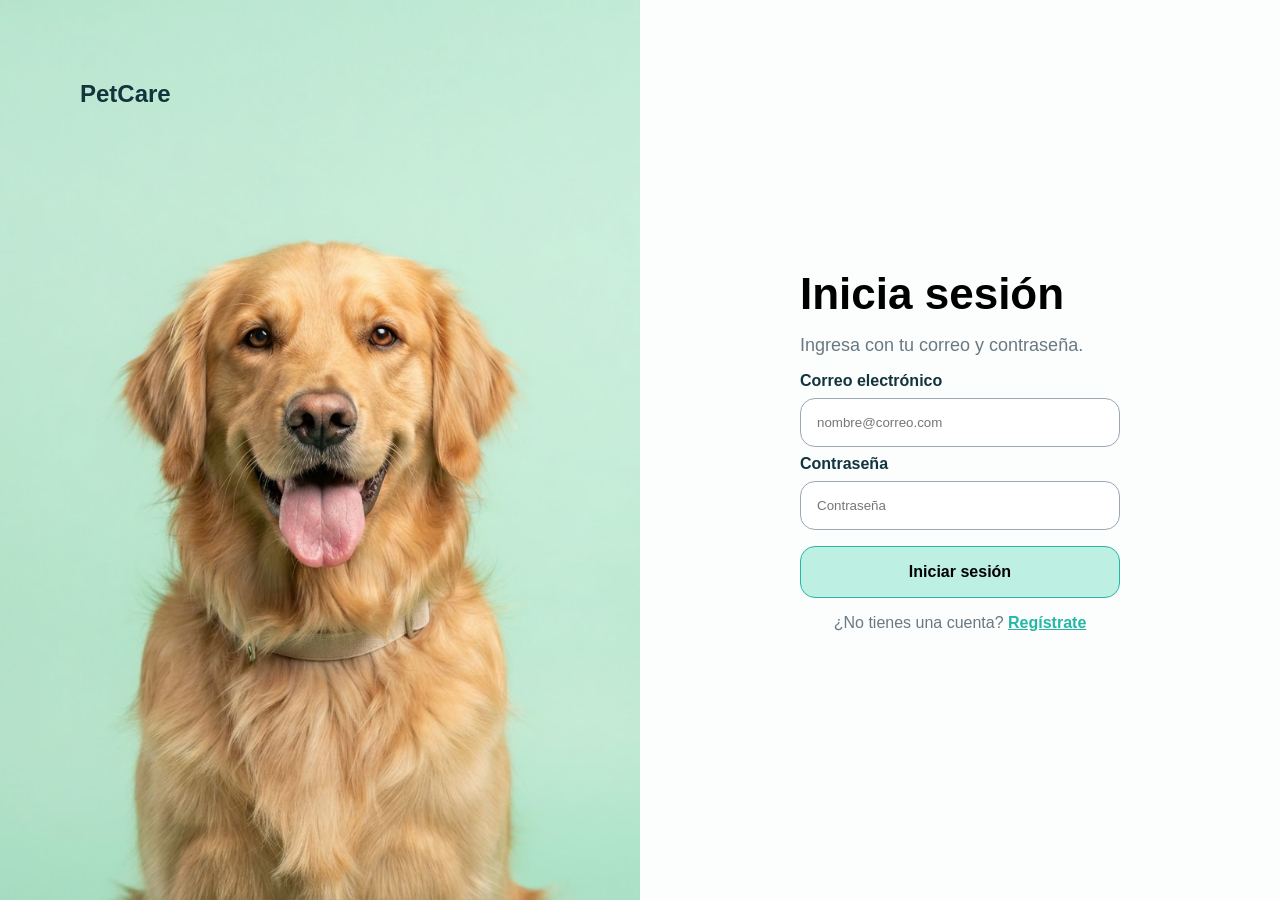
<file: index.html>
<!DOCTYPE html>
<html lang="es">
<head>
    <meta charset="UTF-8">
    <meta name="viewport" content="width=device-width, initial-scale=1.0">
    <title>Pet Care - Login</title>

    <link rel="stylesheet" href="./Styles/index.css">
</head>
<body>
    <div class="container">
        <section class="left-panel">
            <div class="logo">PetCare</div>
            <img src="./Assets/Images/dog-login-left-panel.jpg" alt="Imagen de un perro">
        </section>

        <section class="right-panel">
            <div class="login">
                <h1 class="title">Inicia sesión</h1>
                <span class="subtitle">Ingresa con tu correo y contraseña.</span>

                <form class="login-form">
                    <label for="email">Correo electrónico</label>
                    <input type="email" id="email" placeholder="nombre@correo.com" required>
                    <label for="password">Contraseña</label>
                    <input type="password" id="password" placeholder="Contraseña" required>

                    <button class="form-submit" formaction="./Pages/initial-panel.html" type="submit">Iniciar sesión</button>
                </form>

                <div class="register-link">
                    <span>¿No tienes una cuenta? <a href="./Pages/register.html">Regístrate</a></span>
                </div>
            </div>
        </section>
    </div>
</body>
</html>
</file>
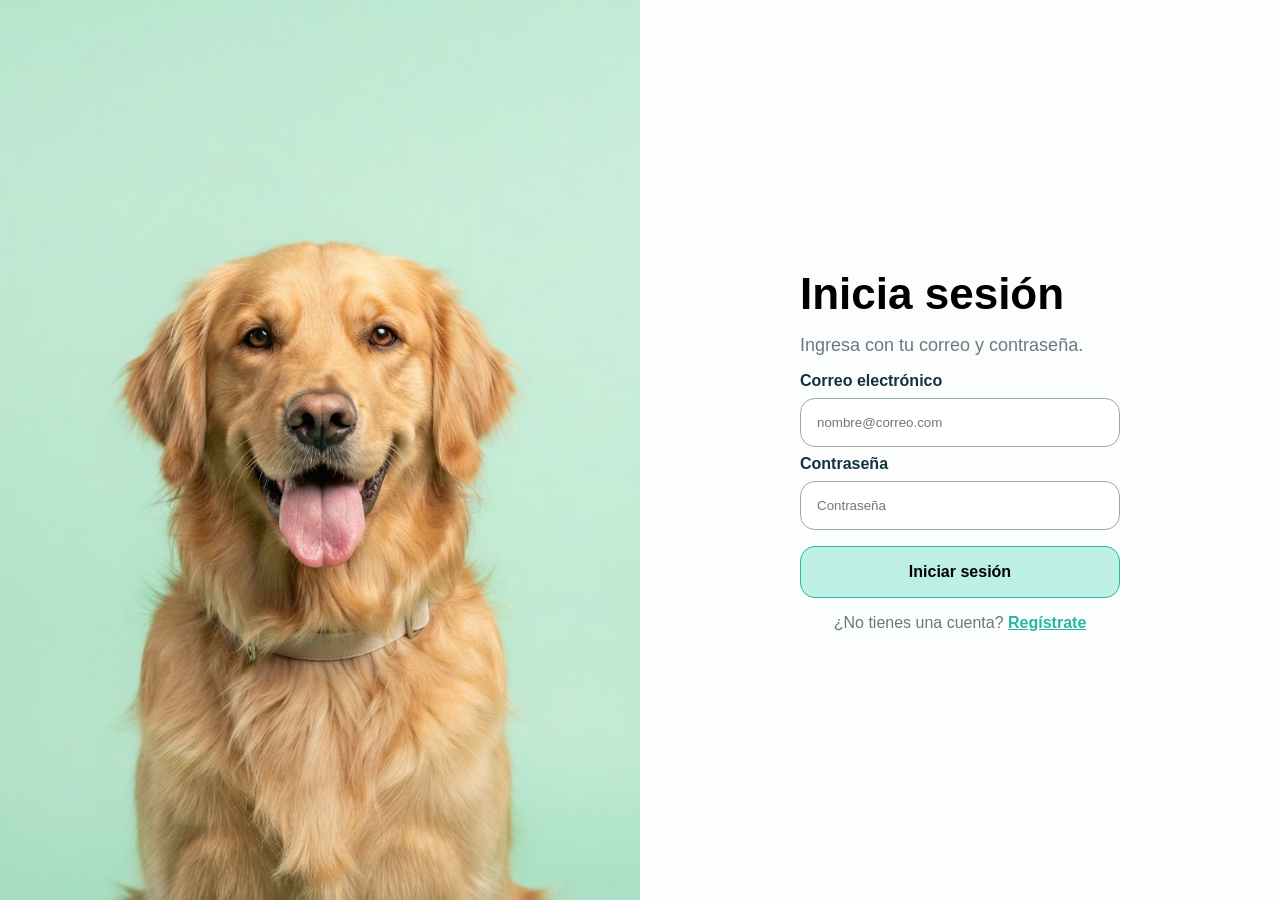
<file: Pages/index.html>
<!DOCTYPE html>
<html lang="es">
<head>
    <meta charset="UTF-8">
    <meta name="viewport" content="width=device-width, initial-scale=1.0">
    <title>Pet Care - Login</title>

    <link rel="stylesheet" href="../Styles/index.css">
</head>
<body>
    <div class="container">
        <section class="left-panel">
            <img src="../Assets/Images/dog-login-left-panel.jpg" alt="Imagen de un perro">
        </section>

        <section class="right-panel">
            <div class="login">
                <h1 class="title">Inicia sesión</h1>
                <span class="subtitle">Ingresa con tu correo y contraseña.</span>

                <form class="login-form">
                    <label for="email">Correo electrónico</label>
                    <input type="email" id="email" placeholder="nombre@correo.com" required>
                    <label for="password">Contraseña</label>
                    <input type="password" id="password" placeholder="Contraseña" required>

                    <button class="form-submit" type="submit">Iniciar sesión</button>
                </form>

                <div class="register-link">
                    <span>¿No tienes una cuenta? <a href="register.html">Regístrate</a></span>
                </div>
            </div>
        </section>
    </div>
</body>
</html>
</file>
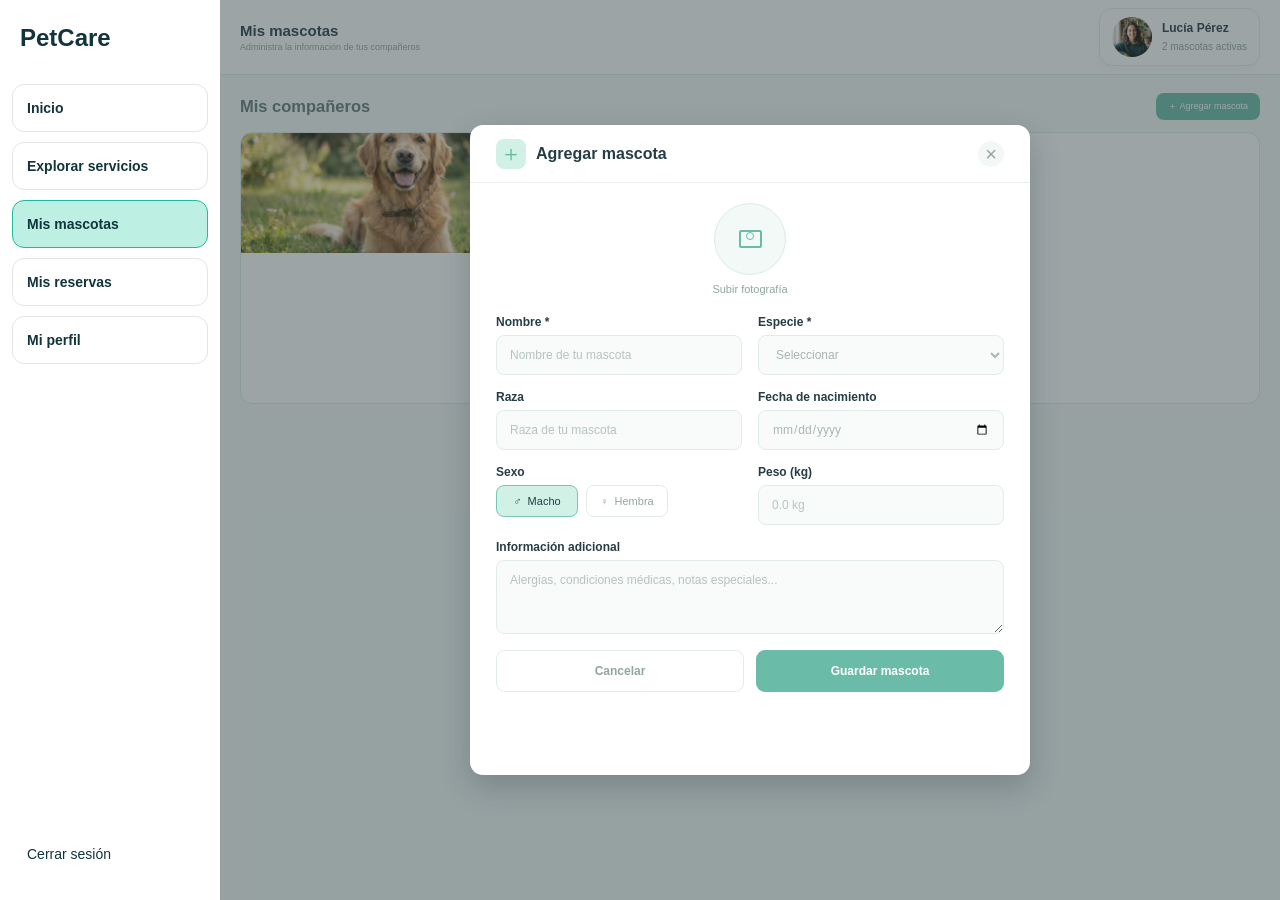
<file: Pages/add-pets.html>
<!DOCTYPE html>
<html lang="es">
<head>
    <meta charset="UTF-8">
    <meta name="viewport" content="width=device-width, initial-scale=1.0">
    <title>Pet Care - Agregar Mascota</title>
    <link rel="stylesheet" href="../Styles/add-pets.css">
    <link rel="stylesheet" href="../Styles/shared-layout.css">
</head>
<body>
    <nav>
        <div class="logo">
            PetCare
        </div>

        <div class="items">
            <a href="./initial-panel.html" class="nav-item">Inicio</a>
            <a href="./explore-services.html" class="nav-item">Explorar servicios</a>
            <a href="" class="nav-item active">Mis mascotas</a>
            <a href="./my-reserves.html" class="nav-item">Mis reservas</a>
            <a href="./my-profile.html" class="nav-item">Mi perfil</a>
        </div>

        <form class="log-off-form">
            <button type="submit" class="log-off" formaction="../index.html">
                Cerrar sesión
            </button>
        </form>
    </nav>

    <main>
        <div class="page-preview" aria-hidden="true">
            <header class="preview-header">
                <div>
                    <h1>Mis mascotas</h1>
                    <p>Administra la información de tus compañeros</p>
                </div>
                <div class="preview-account">
                    <img src="../Assets/Images/Lucia.jpg" alt="">
                    <span><strong>Lucía Pérez</strong><small>2 mascotas activas</small></span>
                </div>
            </header>
            <section class="preview-content">
                <div class="preview-section-heading">
                    <h2>Mis compañeros</h2>
                    <span>＋ Agregar mascota</span>
                </div>
                <div class="preview-cards">
                    <div class="preview-card">
                        <img src="../Assets/Images/max-dog.jpg" alt="">
                        <div></div>
                    </div>
                    <div class="preview-card">
                        <img src="../Assets/Images/luna-cat.jpg" alt="">
                        <div></div>
                    </div>
                    <div class="preview-card preview-add-card"></div>
                </div>
            </section>
        </div>

        <div class="page-dimmer" aria-hidden="true"></div>

        <section class="pet-dialog" role="dialog" aria-modal="true" aria-labelledby="dialog-title">
            <header class="dialog-header">
                <div class="dialog-title">
                    <span class="dialog-title-icon" aria-hidden="true">＋</span>
                    <h1 id="dialog-title">Agregar mascota</h1>
                </div>
                <a class="close-dialog" href="./my-pets.html" aria-label="Cerrar">×</a>
            </header>

            <form class="pet-form">
                <div class="photo-upload">
                    <label class="photo-button" for="pet-photo" aria-label="Subir fotografía"></label>
                    <input id="pet-photo" name="pet-photo" type="file" accept="image/*">
                    <label class="photo-caption" for="pet-photo">Subir fotografía</label>
                </div>

                <div class="form-grid">
                    <div class="form-field">
                        <label for="pet-name">Nombre <span>*</span></label>
                        <input id="pet-name" name="pet-name" type="text" placeholder="Nombre de tu mascota" required>
                    </div>
                    <div class="form-field">
                        <label for="pet-species">Especie <span>*</span></label>
                        <select id="pet-species" name="pet-species" required>
                            <option value="" selected disabled>Seleccionar</option>
                            <option value="perro">Perro</option>
                            <option value="gato">Gato</option>
                            <option value="otro">Otro</option>
                        </select>
                    </div>
                    <div class="form-field">
                        <label for="pet-breed">Raza</label>
                        <input id="pet-breed" name="pet-breed" type="text" placeholder="Raza de tu mascota">
                    </div>
                    <div class="form-field">
                        <label for="pet-birthday">Fecha de nacimiento</label>
                        <input id="pet-birthday" name="pet-birthday" type="date">
                    </div>
                    <fieldset class="form-field gender-field">
                        <legend>Sexo</legend>
                        <div class="gender-options">
                            <input id="gender-male" name="pet-gender" type="radio" value="macho" checked>
                            <label for="gender-male">♂ <span>Macho</span></label>
                            <input id="gender-female" name="pet-gender" type="radio" value="hembra">
                            <label for="gender-female">♀ <span>Hembra</span></label>
                        </div>
                    </fieldset>
                    <div class="form-field">
                        <label for="pet-weight">Peso (kg)</label>
                        <input id="pet-weight" name="pet-weight" type="number" min="0" step="0.1" placeholder="0.0 kg">
                    </div>
                    <div class="form-field additional-info">
                        <label for="pet-notes">Información adicional</label>
                        <textarea id="pet-notes" name="pet-notes" placeholder="Alergias, condiciones médicas, notas especiales..."></textarea>
                    </div>
                </div>

                <div class="dialog-actions">
                    <a class="cancel-button" href="./my-pets.html">Cancelar</a>
                    <button class="save-button" type="button">Guardar mascota</button>
                </div>
            </form>
        </section>
    </main>
</body>
</html>
</file>
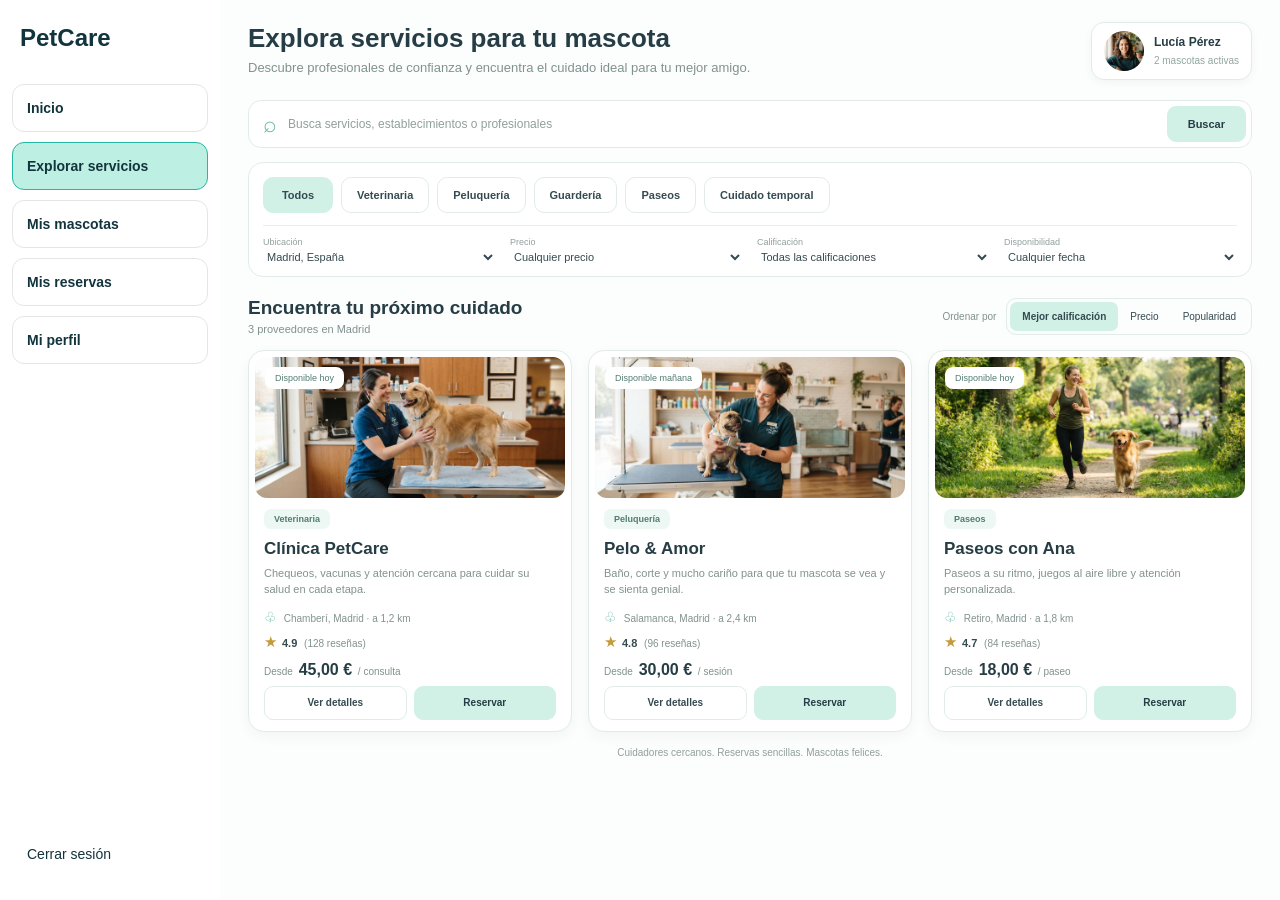
<file: Pages/explore-services.html>
<!DOCTYPE html>
<html lang="es">
<head>
    <meta charset="UTF-8">
    <meta name="viewport" content="width=device-width, initial-scale=1.0">
    <title>Pet Care - Servicios</title>
    <link rel="stylesheet" href="../Styles/explore-services.css">
    <link rel="stylesheet" href="../Styles/shared-layout.css">
</head>
<body>
    <nav>
        <div class="logo">
            PetCare
        </div>

        <div class="items">
            <a href="./initial-panel.html" class="nav-item">Inicio</a>
            <a href="" class="nav-item active">Explorar servicios</a>
            <a href="./my-pets.html" class="nav-item">Mis mascotas</a>
            <a href="./my-reserves.html" class="nav-item">Mis reservas</a>
            <a href="./my-profile.html" class="nav-item">Mi perfil</a>
        </div>

        <form class="log-off-form">
            <button type="submit" class="log-off" formaction="../index.html">
                Cerrar sesión
            </button>
        </form>
    </nav>

    <main>
        <div class="services-page">
            <header class="page-header">
                <div class="page-heading">
                    <h1>Explora servicios para tu mascota</h1>
                    <p>Descubre profesionales de confianza y encuentra el cuidado ideal para tu mejor amigo.</p>
                </div>
                <div class="account-summary" aria-label="Lucía Pérez, 2 mascotas activas">
                    <img src="../Assets/Images/Lucia.jpg" alt="Lucía Pérez">
                    <span><strong>Lucía Pérez</strong><small>2 mascotas activas</small></span>
                </div>
            </header>

            <form class="search-bar" role="search">
                <label class="search-icon" for="service-search" aria-hidden="true">⌕</label>
                <input id="service-search" type="search" placeholder="Busca servicios, establecimientos o profesionales">
                <button type="submit">Buscar</button>
            </form>

            <section class="filter-panel" aria-label="Filtros de servicios">
                <div class="category-filters" role="group" aria-label="Categorías de servicio">
                    <button class="category-button active" type="button">Todos</button>
                    <button class="category-button" type="button">Veterinaria</button>
                    <button class="category-button" type="button">Peluquería</button>
                    <button class="category-button" type="button">Guardería</button>
                    <button class="category-button" type="button">Paseos</button>
                    <button class="category-button" type="button">Cuidado temporal</button>
                </div>
                <div class="filter-selects">
                    <label class="filter-select">
                        <span>Ubicación</span>
                        <select aria-label="Ubicación"><option>Madrid, España</option></select>
                    </label>
                    <label class="filter-select">
                        <span>Precio</span>
                        <select aria-label="Precio"><option>Cualquier precio</option></select>
                    </label>
                    <label class="filter-select">
                        <span>Calificación</span>
                        <select aria-label="Calificación"><option>Todas las calificaciones</option></select>
                    </label>
                    <label class="filter-select">
                        <span>Disponibilidad</span>
                        <select aria-label="Disponibilidad"><option>Cualquier fecha</option></select>
                    </label>
                </div>
            </section>

            <section class="providers-section" aria-labelledby="providers-heading">
                <div class="providers-heading">
                    <div>
                        <h2 id="providers-heading">Encuentra tu próximo cuidado</h2>
                        <p>3 proveedores en Madrid</p>
                    </div>
                    <div class="sort-control">
                        <span>Ordenar por</span>
                        <div role="group" aria-label="Ordenar proveedores">
                            <button class="selected" type="button">Mejor calificación</button>
                            <button type="button">Precio</button>
                            <button type="button">Popularidad</button>
                        </div>
                    </div>
                </div>

                <div class="provider-grid">
                    <article class="provider-card">
                        <div class="provider-photo">
                            <img src="../Assets/Images/provider-1.jpg" alt="Veterinaria atendiendo a un perro">
                            <span class="availability">Disponible hoy</span>
                        </div>
                        <div class="provider-info">
                            <span class="service-tag">Veterinaria</span>
                            <h3>Clínica PetCare</h3>
                            <p class="provider-description">Chequeos, vacunas y atención cercana para cuidar su salud en cada etapa.</p>
                            <p class="provider-location"><span aria-hidden="true">♧</span> Chamberí, Madrid · a 1,2 km</p>
                            <p class="provider-rating"><span aria-hidden="true">★</span><strong>4.9</strong> (128 reseñas)</p>
                            <p class="provider-price">Desde <strong>45,00 €</strong> / consulta</p>
                            <div class="provider-actions">
                                <button class="details-button" type="button">Ver detalles</button>
                                <button class="book-button" type="button">Reservar</button>
                            </div>
                        </div>
                    </article>

                    <article class="provider-card">
                        <div class="provider-photo">
                            <img src="../Assets/Images/provider-2.jpg" alt="Profesional peluquera cuidando a un perro">
                            <span class="availability">Disponible mañana</span>
                        </div>
                        <div class="provider-info">
                            <span class="service-tag">Peluquería</span>
                            <h3>Pelo &amp; Amor</h3>
                            <p class="provider-description">Baño, corte y mucho cariño para que tu mascota se vea y se sienta genial.</p>
                            <p class="provider-location"><span aria-hidden="true">♧</span> Salamanca, Madrid · a 2,4 km</p>
                            <p class="provider-rating"><span aria-hidden="true">★</span><strong>4.8</strong> (96 reseñas)</p>
                            <p class="provider-price">Desde <strong>30,00 €</strong> / sesión</p>
                            <div class="provider-actions">
                                <button class="details-button" type="button">Ver detalles</button>
                                <button class="book-button" type="button">Reservar</button>
                            </div>
                        </div>
                    </article>

                    <article class="provider-card">
                        <div class="provider-photo">
                            <img src="../Assets/Images/initial-panel-service.jpg" alt="Paseadora caminando con un perro en el parque">
                            <span class="availability">Disponible hoy</span>
                        </div>
                        <div class="provider-info">
                            <span class="service-tag">Paseos</span>
                            <h3>Paseos con Ana</h3>
                            <p class="provider-description">Paseos a su ritmo, juegos al aire libre y atención personalizada.</p>
                            <p class="provider-location"><span aria-hidden="true">♧</span> Retiro, Madrid · a 1,8 km</p>
                            <p class="provider-rating"><span aria-hidden="true">★</span><strong>4.7</strong> (84 reseñas)</p>
                            <p class="provider-price">Desde <strong>18,00 €</strong> / paseo</p>
                            <div class="provider-actions">
                                <button class="details-button" type="button">Ver detalles</button>
                                <button class="book-button" type="button">Reservar</button>
                            </div>
                        </div>
                    </article>
                </div>
                <p class="providers-footer">Cuidadores cercanos. Reservas sencillas. Mascotas felices.</p>
            </section>
        </div>
    </main>
</body>
</html>
</file>
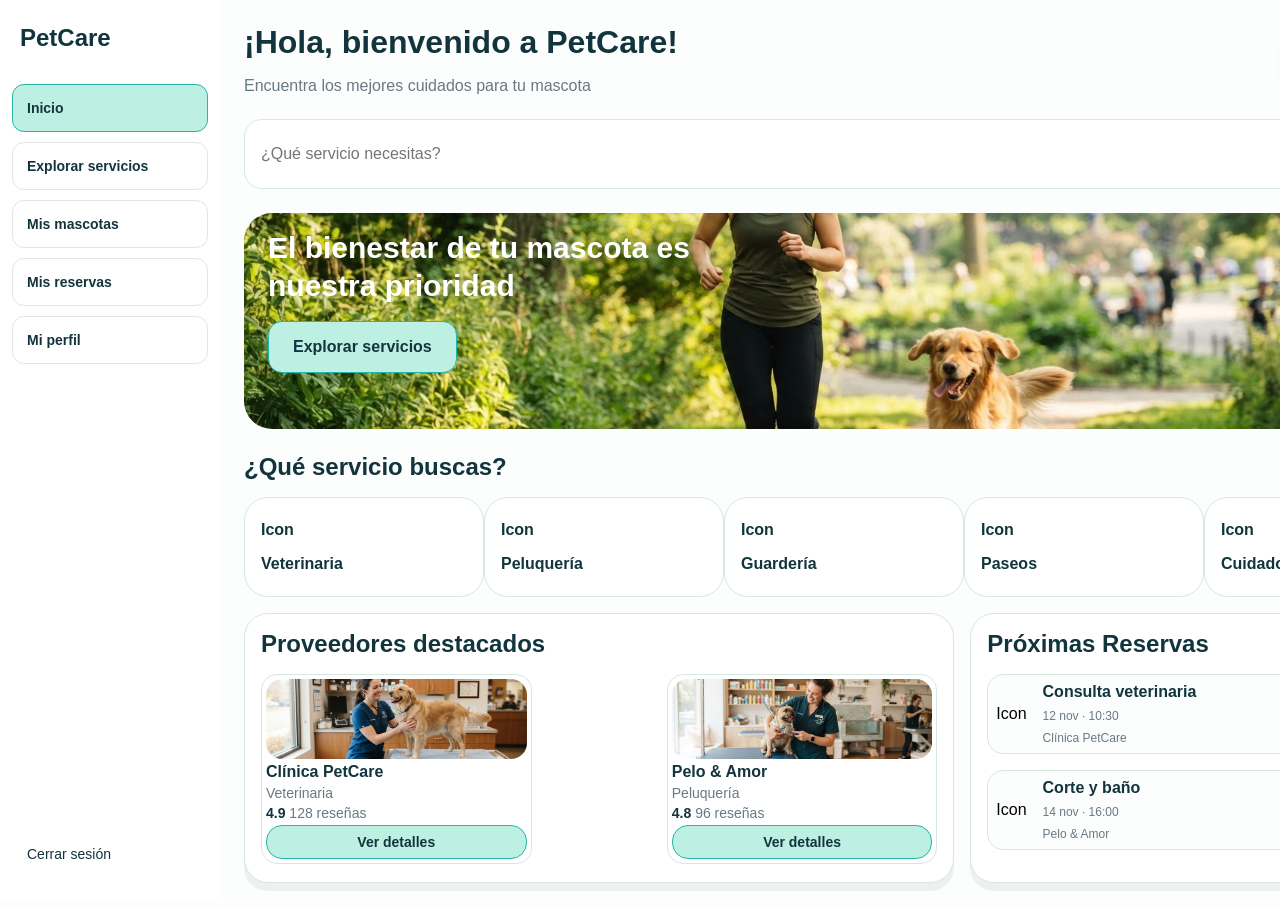
<file: Pages/initial-panel.html>
<!DOCTYPE html>
<html lang="es">
<head>
    <meta charset="UTF-8">
    <meta name="viewport" content="width=device-width, initial-scale=1.0">
    <title>Pet Care - Panel Principal</title>
    <link rel="stylesheet" href="../Styles/initial-panel.css">
    <link rel="stylesheet" href="../Styles/shared-layout.css">
</head>
<body>
    <nav>
        <div class="logo">
            PetCare
        </div>

        <div class="items">
            <a href="" class="nav-item active">Inicio</a>
            <a href="./explore-services.html" class="nav-item">Explorar servicios</a>
            <a href="./my-pets.html" class="nav-item">Mis mascotas</a>
            <a href="./my-reserves.html" class="nav-item">Mis reservas</a>
            <a href="./my-profile.html" class="nav-item">Mi perfil</a>
        </div>

        <form class="log-off-form">
            <button type="submit" class="log-off" formaction="../index.html">
                Cerrar sesión
            </button>
        </form>
    </nav>

    <main>
        <div class="header">
            <div class="header-titles">
                <h1 class="title">¡Hola, bienvenido a PetCare!</h1>
                <div class="subtitle">Encuentra los mejores cuidados para tu mascota</div>
            </div>

            <div class="account-summary" aria-label="Lucía Pérez, 2 mascotas activas">
                <img src="../Assets/Images/Lucia.jpg" alt="">
                <span><strong>Lucía Pérez</strong><small>2 mascotas activas</small></span>
            </div>
        </div>

        <div class="search-bar">
            <div class="search-content">
                <input type="text" placeholder="¿Qué servicio necesitas?">
                <button>Buscar</button>
            </div>
        </div>

        <div class="explore-container">
            <div class="explore-text">
                El bienestar de tu mascota es nuestra prioridad
            </div>
            <form>
                <button type="submit" 
                        formaction="./explore-services.html"
                        class="explore-button">Explorar servicios</button>
            </form>
        </div>

        <div class="services-offered">
            <h2>¿Qué servicio buscas?</h2>

            <div class="services-container">
                <a href="" class="services">
                    <div class="services-icon">Icon</div>
                    <div class="services-text">Veterinaria</div>
                </a>
                <a href="" class="services">
                    <div class="services-icon">Icon</div>
                    <div class="services-text">Peluquería</div>
                </a>
                <a href="" class="services">
                    <div class="services-icon">Icon</div>
                    <div class="services-text">Guardería</div>
                </a>
                <a href="" class="services">
                    <div class="services-icon">Icon</div>
                    <div class="services-text">Paseos</div>
                </a>
                <a href="" class="services">
                    <div class="services-icon">Icon</div>
                    <div class="services-text">Cuidado temporal</div>
                </a>
                
            </div>
        </div>

        <div class="providers">
            <div class="providers-highlight">
                <h3>Proveedores destacados</h3>

                <div class="providers-info-container">
                    <div class="providers-info">
                        <img src="../Assets/Images/provider-1.jpg" alt="Veterinaria con un perro">
                        <span class="providers-title">Clínica PetCare</span>
                        <span class="providers-type">Veterinaria</span>
                        <div class="providers-rating">
                            <span class="providers-amount">4.9</span>
                            <span class="providers-reviewed">128 reseñas</span>
                        </div>
                        <button class="providers-details">Ver detalles</button>
                    </div>

                    <div class="providers-info">
                        <img src="../Assets/Images/provider-2.jpg" alt="Veterinaria peinando un perro">
                        <span class="providers-title">Pelo & Amor</span>
                        <span class="providers-type">Peluquería</span>
                        <div class="providers-rating">
                            <span class="providers-amount">4.8</span>
                            <span class="providers-reviewed">96 reseñas</span>
                        </div>
                        <button class="providers-details">Ver detalles</button>
                    </div>
                </div>
            </div>

            <div class="next-reserves">
                <h3>Próximas Reservas</h3>
                <div class="reservations-container">
                    <div class="reservation-info">
                        <span class="reserve-icon">Icon</span>
                        <div class="reserve-data">
                            <span class="reserve-title">Consulta veterinaria</span>
                            <span class="reserve-time">12 nov · 10:30</span>
                            <span class="reserve-place">Clínica PetCare</span>
                        </div>
                        <span class="reserve-status">Confirmada</span>
                    </div>

                    <div class="reservation-info">
                        <span class="reserve-icon">Icon</span>
                        <div class="reserve-data">
                            <span class="reserve-title">Corte y baño</span>
                            <span class="reserve-time">14 nov · 16:00</span>
                            <span class="reserve-place">Pelo & Amor</span>
                        </div>
                        <span class="reserve-status">Pendiente</span>
                    </div>
                </div>
            </div>
        </div>
    </main>
</body>
</html>
</file>
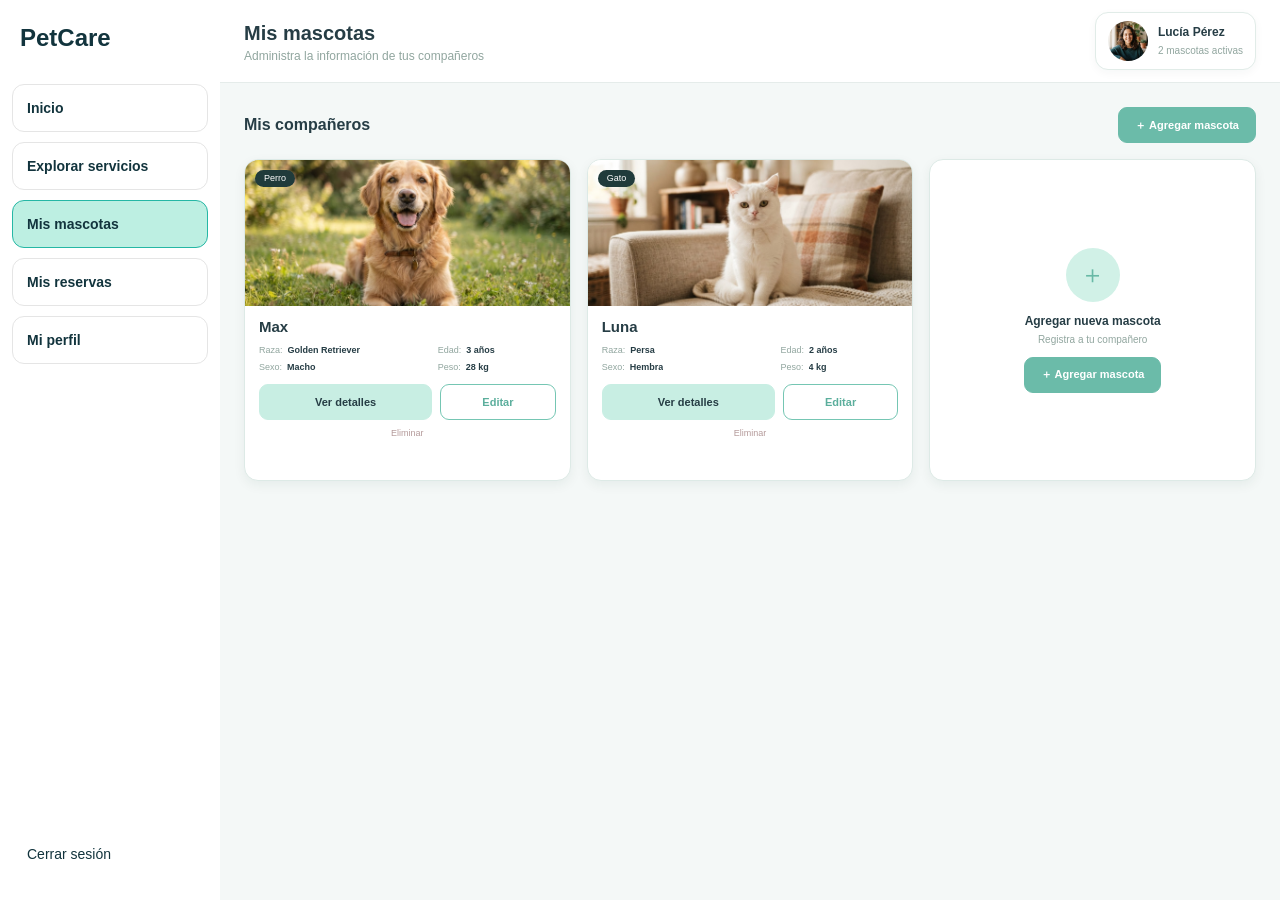
<file: Pages/my-pets.html>
<!DOCTYPE html>
<html lang="es">
<head>
    <meta charset="UTF-8">
    <meta name="viewport" content="width=device-width, initial-scale=1.0">
    <title>Pet Care - Mis Mascotas</title>
    <link rel="stylesheet" href="../Styles/my-pets.css">
    <link rel="stylesheet" href="../Styles/shared-layout.css">
</head>
<body>
    <nav>
        <div class="logo">
            PetCare
        </div>

        <div class="items">
            <a href="./initial-panel.html" class="nav-item">Inicio</a>
            <a href="./explore-services.html" class="nav-item">Explorar servicios</a>
            <a href="" class="nav-item active">Mis mascotas</a>
            <a href="./my-reserves.html" class="nav-item">Mis reservas</a>
            <a href="./my-profile.html" class="nav-item">Mi perfil</a>
        </div>

        <form class="log-off-form">
            <button type="submit" class="log-off" formaction="../index.html">
                Cerrar sesión
            </button>
        </form>
    </nav>

    <main>
        <header class="page-header">
            <div class="page-heading">
                <h1>Mis mascotas</h1>
                <p>Administra la información de tus compañeros</p>
            </div>
            <div class="account-summary" aria-label="Lucía Pérez, 2 mascotas activas">
                <img class="account-avatar" src="../Assets/Images/Lucia.jpg" alt="Lucía Pérez">
                <span>
                    <strong>Lucía Pérez</strong>
                    <small>2 mascotas activas</small>
                </span>
            </div>
        </header>

        <section class="pets-section" aria-labelledby="pets-heading">
            <div class="section-heading">
                <h2 id="pets-heading">Mis compañeros</h2>
                <form>
                    <button class="button button-primary" formaction="./add-pets.html" type="submit">＋ Agregar mascota</button>
                </form>
            </div>

            <div class="pet-grid">
                <article class="pet-card">
                    <div class="pet-photo">
                        <img src="../Assets/Images/max-dog.jpg" alt="Max, un golden retriever">
                        <span class="pet-type">Perro</span>
                    </div>
                    <div class="pet-info">
                        <h3>Max</h3>
                        <dl class="pet-details">
                            <div><dt>Raza:</dt><dd>Golden Retriever</dd></div>
                            <div><dt>Edad:</dt><dd>3 años</dd></div>
                            <div><dt>Sexo:</dt><dd>Macho</dd></div>
                            <div><dt>Peso:</dt><dd>28 kg</dd></div>
                        </dl>
                        <div class="pet-actions">
                            <button class="button button-secondary" type="button">Ver detalles</button>
                            <button class="button button-outline" type="button">Editar</button>
                        </div>
                        <button class="delete-button" type="button">Eliminar</button>
                    </div>
                </article>

                <article class="pet-card">
                    <div class="pet-photo">
                        <img src="../Assets/Images/luna-cat.jpg" alt="Luna, una gata blanca">
                        <span class="pet-type">Gato</span>
                    </div>
                    <div class="pet-info">
                        <h3>Luna</h3>
                        <dl class="pet-details">
                            <div><dt>Raza:</dt><dd>Persa</dd></div>
                            <div><dt>Edad:</dt><dd>2 años</dd></div>
                            <div><dt>Sexo:</dt><dd>Hembra</dd></div>
                            <div><dt>Peso:</dt><dd>4 kg</dd></div>
                        </dl>
                        <div class="pet-actions">
                            <button class="button button-secondary" type="button">Ver detalles</button>
                            <button class="button button-outline" type="button">Editar</button>
                        </div>
                        <button class="delete-button" type="button">Eliminar</button>
                    </div>
                </article>

                <article class="add-pet-card">
                    <span class="add-pet-icon" aria-hidden="true">＋</span>
                    <h3>Agregar nueva mascota</h3>
                    <p>Registra a tu compañero</p>
                    <form>
                        <button class="button button-primary" formaction="./add-pets.html" type="submit">＋ Agregar mascota</button>
                    </form>
                </article>
            </div>
        </section>
    </main>
</body>
</html>
</file>
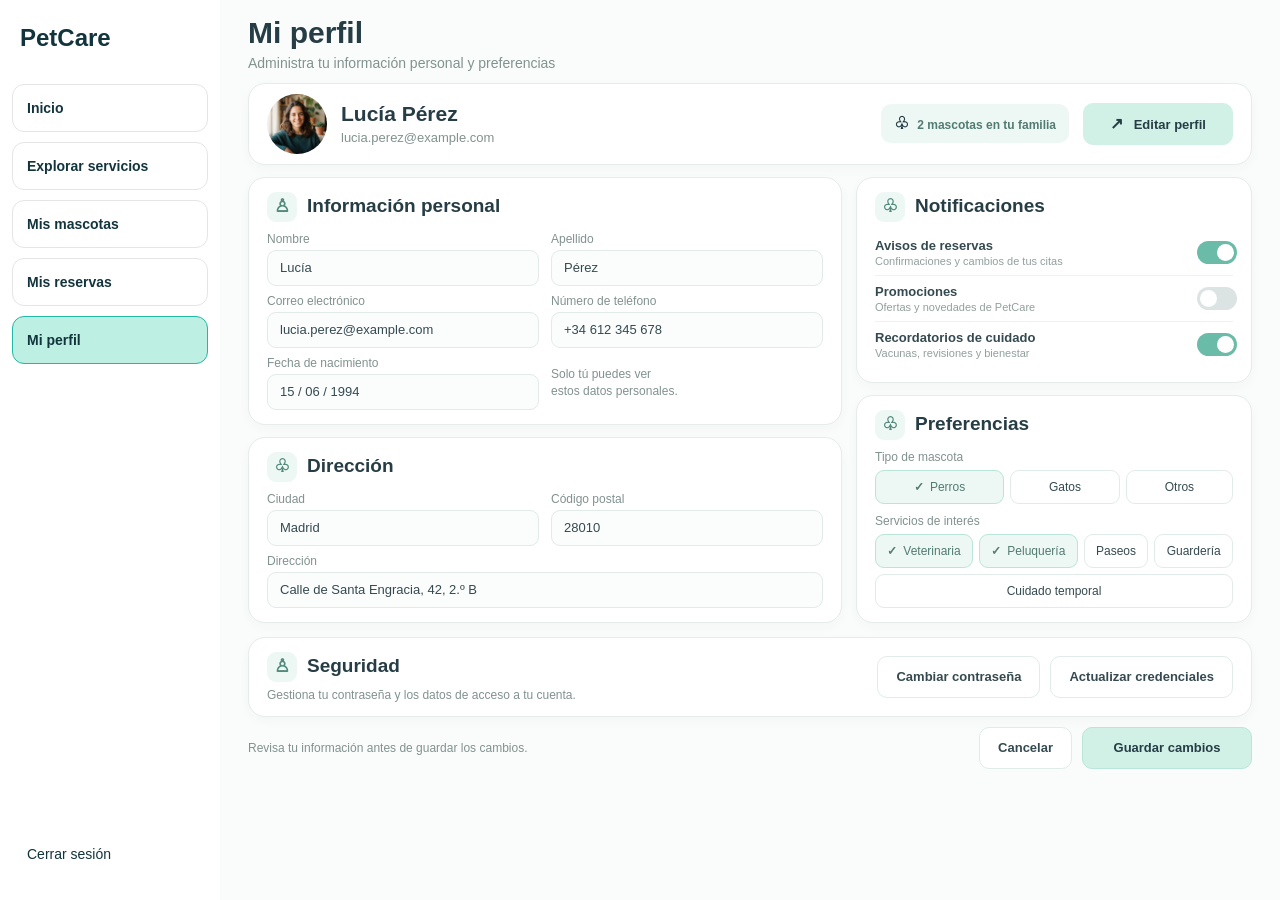
<file: Pages/my-profile.html>
<!DOCTYPE html>
<html lang="es">
<head>
    <meta charset="UTF-8">
    <meta name="viewport" content="width=device-width, initial-scale=1.0">
    <title>Pet Care - Mi Perfil</title>
    <link rel="stylesheet" href="../Styles/my-profile.css">
    <link rel="stylesheet" href="../Styles/shared-layout.css">
</head>
<body>
    <nav>
        <div class="logo">
            PetCare
        </div>

        <div class="items">
            <a href="./initial-panel.html" class="nav-item">Inicio</a>
            <a href="./explore-services.html" class="nav-item">Explorar servicios</a>
            <a href="./my-pets.html" class="nav-item">Mis mascotas</a>
            <a href="./my-reserves.html" class="nav-item ">Mis reservas</a>
            <a href="" class="nav-item active">Mi perfil</a>
        </div>

        <form class="log-off-form">
            <button type="submit" class="log-off" formaction="../index.html">
                Cerrar sesión
            </button>
        </form>
    </nav>

    <main>
        <div class="profile-page">
            <header class="page-heading">
                <h1>Mi perfil</h1>
                <p>Administra tu información personal y preferencias</p>
            </header>

            <section class="identity-card" aria-label="Perfil de Lucía Pérez">
                <img class="profile-photo" src="../Assets/Images/Lucia.jpg" alt="Lucía Pérez">
                <div class="identity-copy">
                    <h2>Lucía Pérez</h2>
                    <p>lucia.perez@example.com</p>
                </div>
                <div class="family-count"><span aria-hidden="true">♧</span> 2 mascotas en tu familia</div>
                <button class="edit-profile-button" type="button"><span aria-hidden="true">↗</span> Editar perfil</button>
            </section>

            <div class="profile-grid">
                <div class="profile-column">
                    <section class="profile-card personal-card">
                        <h2 class="card-title"><span class="title-icon" aria-hidden="true">♙</span>Información personal</h2>
                        <div class="field-grid">
                            <div class="profile-field">
                                <label for="first-name">Nombre</label>
                                <input id="first-name" type="text" value="Lucía">
                            </div>
                            <div class="profile-field">
                                <label for="last-name">Apellido</label>
                                <input id="last-name" type="text" value="Pérez">
                            </div>
                            <div class="profile-field">
                                <label for="email">Correo electrónico</label>
                                <input id="email" type="email" value="lucia.perez@example.com">
                            </div>
                            <div class="profile-field">
                                <label for="phone">Número de teléfono</label>
                                <input id="phone" type="tel" value="+34 612 345 678">
                            </div>
                            <div class="profile-field">
                                <label for="birthday">Fecha de nacimiento</label>
                                <input id="birthday" type="text" value="15 / 06 / 1994">
                            </div>
                            <p class="privacy-note">Solo tú puedes ver<br>estos datos personales.</p>
                        </div>
                    </section>

                    <section class="profile-card address-card">
                        <h2 class="card-title"><span class="title-icon" aria-hidden="true">♧</span>Dirección</h2>
                        <div class="field-grid">
                            <div class="profile-field">
                                <label for="city">Ciudad</label>
                                <input id="city" type="text" value="Madrid">
                            </div>
                            <div class="profile-field">
                                <label for="postal-code">Código postal</label>
                                <input id="postal-code" type="text" value="28010">
                            </div>
                            <div class="profile-field full-width">
                                <label for="address">Dirección</label>
                                <input id="address" type="text" value="Calle de Santa Engracia, 42, 2.º B">
                            </div>
                        </div>
                    </section>
                </div>

                <div class="profile-column">
                    <section class="profile-card notifications-card">
                        <h2 class="card-title"><span class="title-icon" aria-hidden="true">♧</span>Notificaciones</h2>
                        <div class="notification-list">
                            <label class="notification-option">
                                <span><strong>Avisos de reservas</strong><small>Confirmaciones y cambios de tus citas</small></span>
                                <input type="checkbox" checked>
                                <span class="toggle" aria-hidden="true"></span>
                            </label>
                            <label class="notification-option">
                                <span><strong>Promociones</strong><small>Ofertas y novedades de PetCare</small></span>
                                <input type="checkbox">
                                <span class="toggle" aria-hidden="true"></span>
                            </label>
                            <label class="notification-option">
                                <span><strong>Recordatorios de cuidado</strong><small>Vacunas, revisiones y bienestar</small></span>
                                <input type="checkbox" checked>
                                <span class="toggle" aria-hidden="true"></span>
                            </label>
                        </div>
                    </section>

                    <section class="profile-card preferences-card">
                        <h2 class="card-title"><span class="title-icon" aria-hidden="true">♧</span>Preferencias</h2>
                        <fieldset class="preference-group">
                            <legend>Tipo de mascota</legend>
                            <div class="preference-options pet-type-options">
                                <label class="selected"><input type="checkbox" checked>Perros</label>
                                <label><input type="checkbox">Gatos</label>
                                <label><input type="checkbox">Otros</label>
                            </div>
                        </fieldset>
                        <fieldset class="preference-group">
                            <legend>Servicios de interés</legend>
                            <div class="preference-options service-options">
                                <label class="selected"><input type="checkbox" checked>Veterinaria</label>
                                <label class="selected"><input type="checkbox" checked>Peluquería</label>
                                <label><input type="checkbox">Paseos</label>
                                <label><input type="checkbox">Guardería</label>
                                <label><input type="checkbox">Cuidado temporal</label>
                            </div>
                        </fieldset>
                    </section>
                </div>
            </div>

            <section class="profile-card security-card">
                <div class="security-copy">
                    <h2 class="card-title"><span class="title-icon" aria-hidden="true">♙</span>Seguridad</h2>
                    <p>Gestiona tu contraseña y los datos de acceso a tu cuenta.</p>
                </div>
                <div class="security-actions">
                    <button type="button">Cambiar contraseña</button>
                    <button type="button">Actualizar credenciales</button>
                </div>
            </section>

            <footer class="profile-footer">
                <p>Revisa tu información antes de guardar los cambios.</p>
                <div>
                    <button class="cancel-button" type="button">Cancelar</button>
                    <button class="save-button" type="button">Guardar cambios</button>
                </div>
            </footer>
        </div>
    </main>
</body>
</html>
</file>
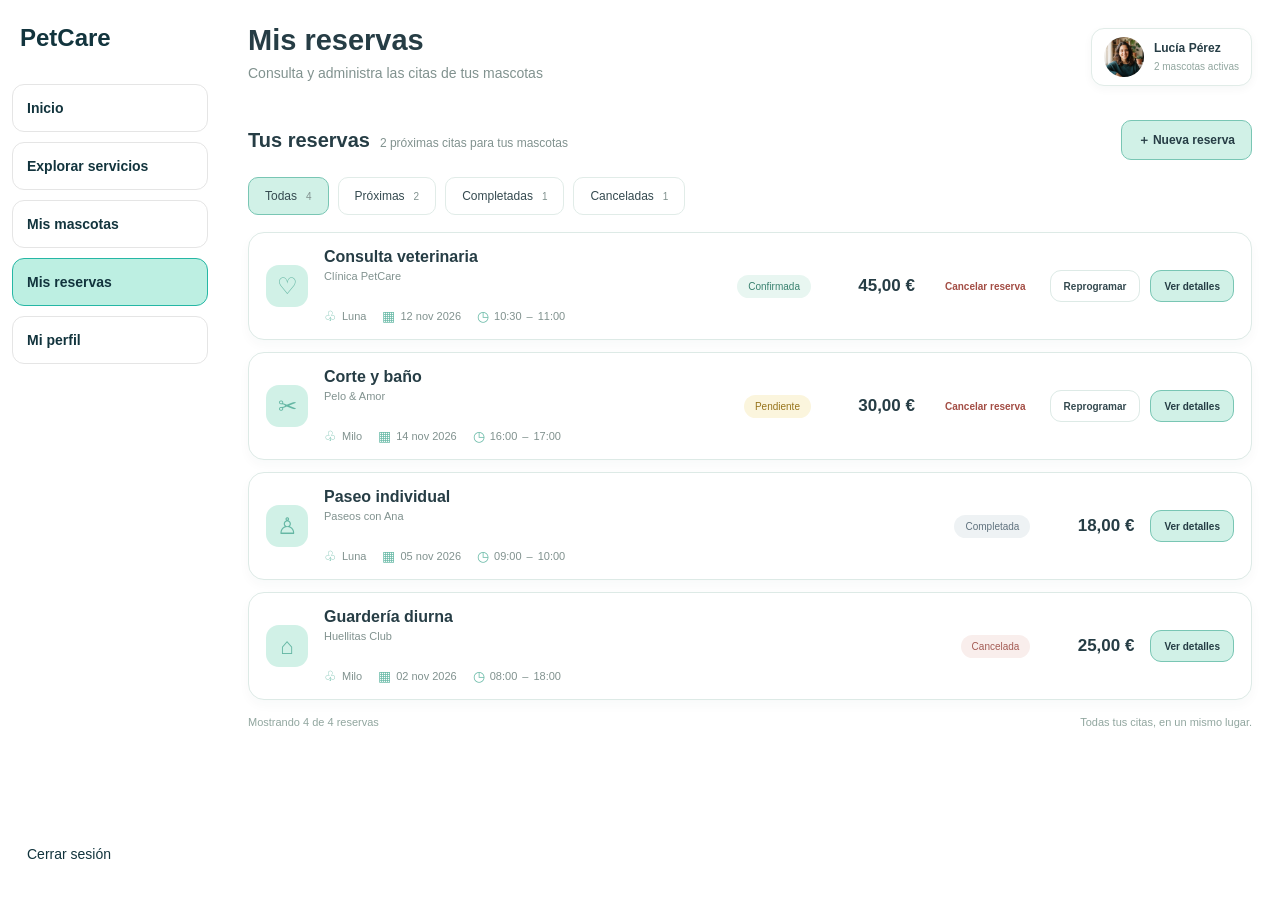
<file: Pages/my-reserves.html>
<!DOCTYPE html>
<html lang="es">
<head>
    <meta charset="UTF-8">
    <meta name="viewport" content="width=device-width, initial-scale=1.0">
    <title>Pet Care - Mis Reservas</title>
    <link rel="stylesheet" href="../Styles/my-reserves.css">
    <link rel="stylesheet" href="../Styles/shared-layout.css">
</head>
<body>
    <nav>
        <div class="logo">
            PetCare
        </div>

        <div class="items">
            <a href="./initial-panel.html" class="nav-item">Inicio</a>
            <a href="./explore-services.html" class="nav-item">Explorar servicios</a>
            <a href="./my-pets.html" class="nav-item">Mis mascotas</a>
            <a href="" class="nav-item active">Mis reservas</a>
            <a href="./my-profile.html" class="nav-item">Mi perfil</a>
        </div>

        <form class="log-off-form">
            <button type="submit" class="log-off" formaction="../index.html">
                Cerrar sesión
            </button>
        </form>
    </nav>

    <main>
        <header class="page-header">
            <div class="page-heading">
                <h1>Mis reservas</h1>
                <p>Consulta y administra las citas de tus mascotas</p>
            </div>
            <div class="account-summary" aria-label="Lucía Pérez, 2 mascotas activas">
                <img src="../Assets/Images/Lucia.jpg" alt="Lucía Pérez">
                <span>
                    <strong>Lucía Pérez</strong>
                    <small>2 mascotas activas</small>
                </span>
            </div>
        </header>

        <section class="reservations-section" aria-labelledby="reservations-heading">
            <div class="section-heading">
                <div class="section-title">
                    <h2 id="reservations-heading">Tus reservas</h2>
                    <p>2 próximas citas para tus mascotas</p>
                </div>
                <button class="new-reservation-button" type="button">＋ <span>Nueva reserva</span></button>
            </div>

            <div class="reservation-filters" role="group" aria-label="Filtrar reservas">
                <button class="filter-button active" type="button">Todas <span>4</span></button>
                <button class="filter-button" type="button">Próximas <span>2</span></button>
                <button class="filter-button" type="button">Completadas <span>1</span></button>
                <button class="filter-button" type="button">Canceladas <span>1</span></button>
            </div>

            <div class="reservation-list">
                <article class="reservation-card">
                    <div class="service-icon" aria-hidden="true">♡</div>
                    <div class="reservation-main">
                        <div class="reservation-description">
                            <h3>Consulta veterinaria</h3>
                            <p>Clínica PetCare</p>
                        </div>
                        <div class="reservation-meta">
                            <span><span class="meta-icon" aria-hidden="true">♧</span>Luna</span>
                            <span><span class="meta-icon" aria-hidden="true">▦</span><time datetime="2026-11-12">12 nov 2026</time></span>
                            <span><span class="meta-icon" aria-hidden="true">◷</span><time datetime="10:30">10:30</time> – <time datetime="11:00">11:00</time></span>
                        </div>
                    </div>
                    <div class="reservation-status status-confirmed">Confirmada</div>
                    <div class="reservation-price">45,00 €</div>
                    <div class="reservation-actions">
                        <button class="cancel-reservation" type="button">Cancelar reserva</button>
                        <button class="secondary-button" type="button">Reprogramar</button>
                        <a class="details-button" href="./reserve-details.html">Ver detalles</a>
                    </div>
                </article>

                <article class="reservation-card">
                    <div class="service-icon" aria-hidden="true">✂</div>
                    <div class="reservation-main">
                        <div class="reservation-description">
                            <h3>Corte y baño</h3>
                            <p>Pelo &amp; Amor</p>
                        </div>
                        <div class="reservation-meta">
                            <span><span class="meta-icon" aria-hidden="true">♧</span>Milo</span>
                            <span><span class="meta-icon" aria-hidden="true">▦</span><time datetime="2026-11-14">14 nov 2026</time></span>
                            <span><span class="meta-icon" aria-hidden="true">◷</span><time datetime="16:00">16:00</time> – <time datetime="17:00">17:00</time></span>
                        </div>
                    </div>
                    <div class="reservation-status status-pending">Pendiente</div>
                    <div class="reservation-price">30,00 €</div>
                    <div class="reservation-actions">
                        <button class="cancel-reservation" type="button">Cancelar reserva</button>
                        <button class="secondary-button" type="button">Reprogramar</button>
                        <a class="details-button" href="./reserve-details.html">Ver detalles</a>
                    </div>
                </article>

                <article class="reservation-card">
                    <div class="service-icon" aria-hidden="true">♙</div>
                    <div class="reservation-main">
                        <div class="reservation-description">
                            <h3>Paseo individual</h3>
                            <p>Paseos con Ana</p>
                        </div>
                        <div class="reservation-meta">
                            <span><span class="meta-icon" aria-hidden="true">♧</span>Luna</span>
                            <span><span class="meta-icon" aria-hidden="true">▦</span><time datetime="2026-11-05">05 nov 2026</time></span>
                            <span><span class="meta-icon" aria-hidden="true">◷</span><time datetime="09:00">09:00</time> – <time datetime="10:00">10:00</time></span>
                        </div>
                    </div>
                    <div class="reservation-status status-completed">Completada</div>
                    <div class="reservation-price">18,00 €</div>
                    <div class="reservation-actions">
                        <a class="details-button" href="./reserve-details.html">Ver detalles</a>
                    </div>
                </article>

                <article class="reservation-card">
                    <div class="service-icon" aria-hidden="true">⌂</div>
                    <div class="reservation-main">
                        <div class="reservation-description">
                            <h3>Guardería diurna</h3>
                            <p>Huellitas Club</p>
                        </div>
                        <div class="reservation-meta">
                            <span><span class="meta-icon" aria-hidden="true">♧</span>Milo</span>
                            <span><span class="meta-icon" aria-hidden="true">▦</span><time datetime="2026-11-02">02 nov 2026</time></span>
                            <span><span class="meta-icon" aria-hidden="true">◷</span><time datetime="08:00">08:00</time> – <time datetime="18:00">18:00</time></span>
                        </div>
                    </div>
                    <div class="reservation-status status-cancelled">Cancelada</div>
                    <div class="reservation-price">25,00 €</div>
                    <div class="reservation-actions">
                        <a class="details-button" href="./reserve-details.html">Ver detalles</a>
                    </div>
                </article>
            </div>

            <footer class="reservations-footer">
                <span>Mostrando 4 de 4 reservas</span>
                <span>Todas tus citas, en un mismo lugar.</span>
            </footer>
        </section>
    </main>
</body>
</html>
</file>
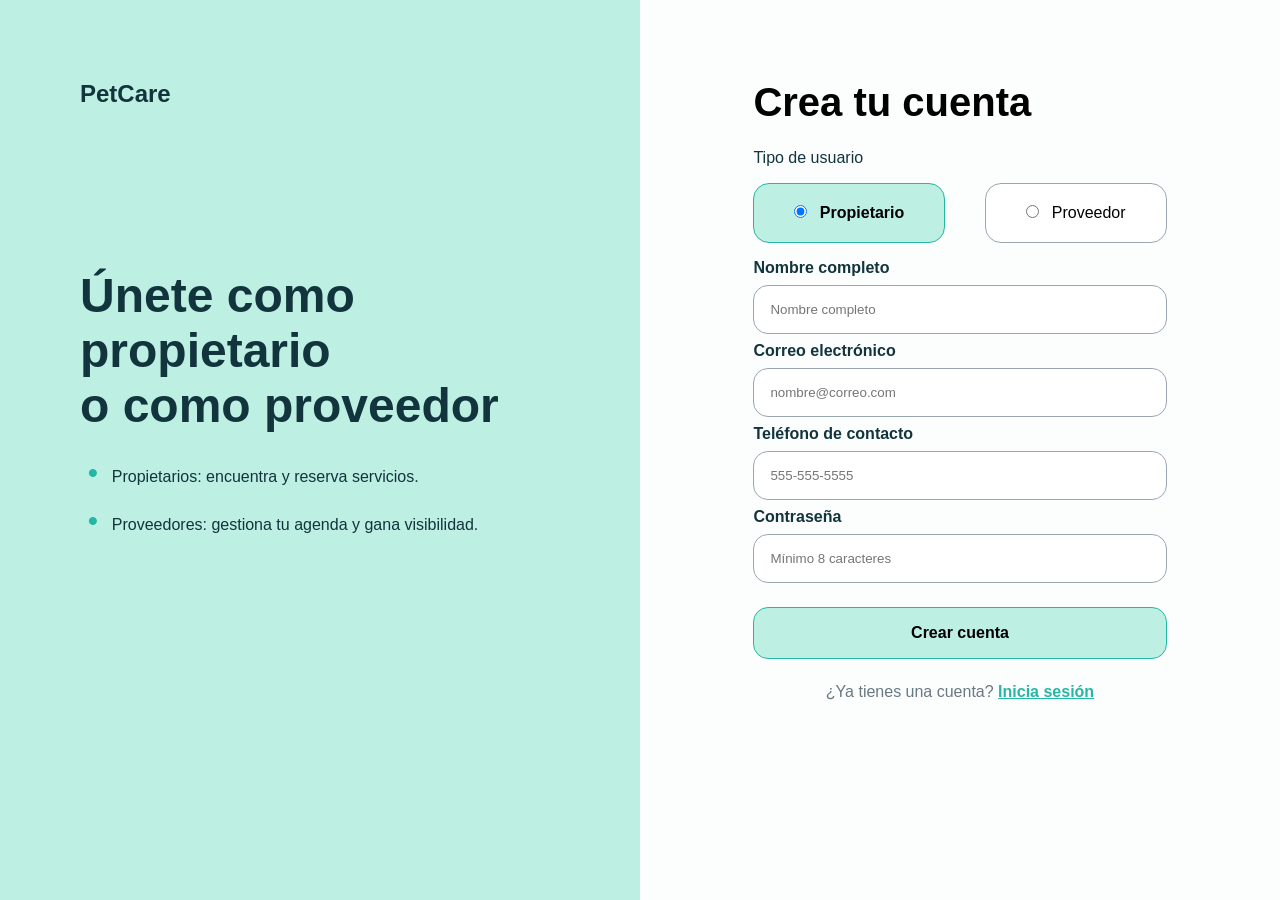
<file: Pages/register.html>
<!DOCTYPE html>
<html lang="es">
<head>
    <meta charset="UTF-8">
    <meta name="viewport" content="width=device-width, initial-scale=1.0">
    <title>Pet Care - Registro</title>
    <link rel="stylesheet" href="../Styles/register.css">
</head>
<body>
    <div class="container">
        <section class="left-panel">
            <div class="logo">
                PetCare
            </div>

            <div class="content">
                <h1>Únete como propietario <br/>o como proveedor</h1>
                <ul>
                    <li>Propietarios: encuentra y reserva servicios.</li>
                    <li>Proveedores: gestiona tu agenda y gana visibilidad.</li>
                </ul>
            </div>
        </section>

        <section class="right-panel">
            <div class="register">
                <h1 class="title">Crea tu cuenta</h1>

                <form>
                    <span class="user-type">Tipo de usuario</span>
                    <div class="selection-container">
                        <div class="selection-active">
                            <input type="radio" id="propietary" name="account_type" value="1" checked>
                            <label for="propietary" class="selection-label">Propietario</label><br>
                        </div>

                        <div class="selection">
                            <input type="radio" id="provider" name="account_type" value="2">
                            <label for="provider" class="selection-label">Proveedor</label><br>
                        </div>
                    </div>

                    <div class="input-container">
                        <label for="name">Nombre completo</label>
                        <input type="text" id="name" placeholder="Nombre completo" required>

                        <label for="email">Correo electrónico</label>
                        <input type="email" id="email" placeholder="nombre@correo.com" required>

                        <label for="phone">Teléfono de contacto</label>
                        <input type="tel" id="phone" placeholder="555-555-5555" required>

                        <label for="password">Contraseña</label>
                        <input type="password" id="password" placeholder="Mínimo 8 caracteres" required>
                    </div>

                    <button class="form-submit" formaction="../index.html" type="submit">Crear cuenta</button>
                </form>

                <div class="register-link">
                    <span>¿Ya tienes una cuenta? <a href="../index.html">Inicia sesión</a></span>
                </div>
            </div>
        </section>
    </div>
</body>
</html>
</file>
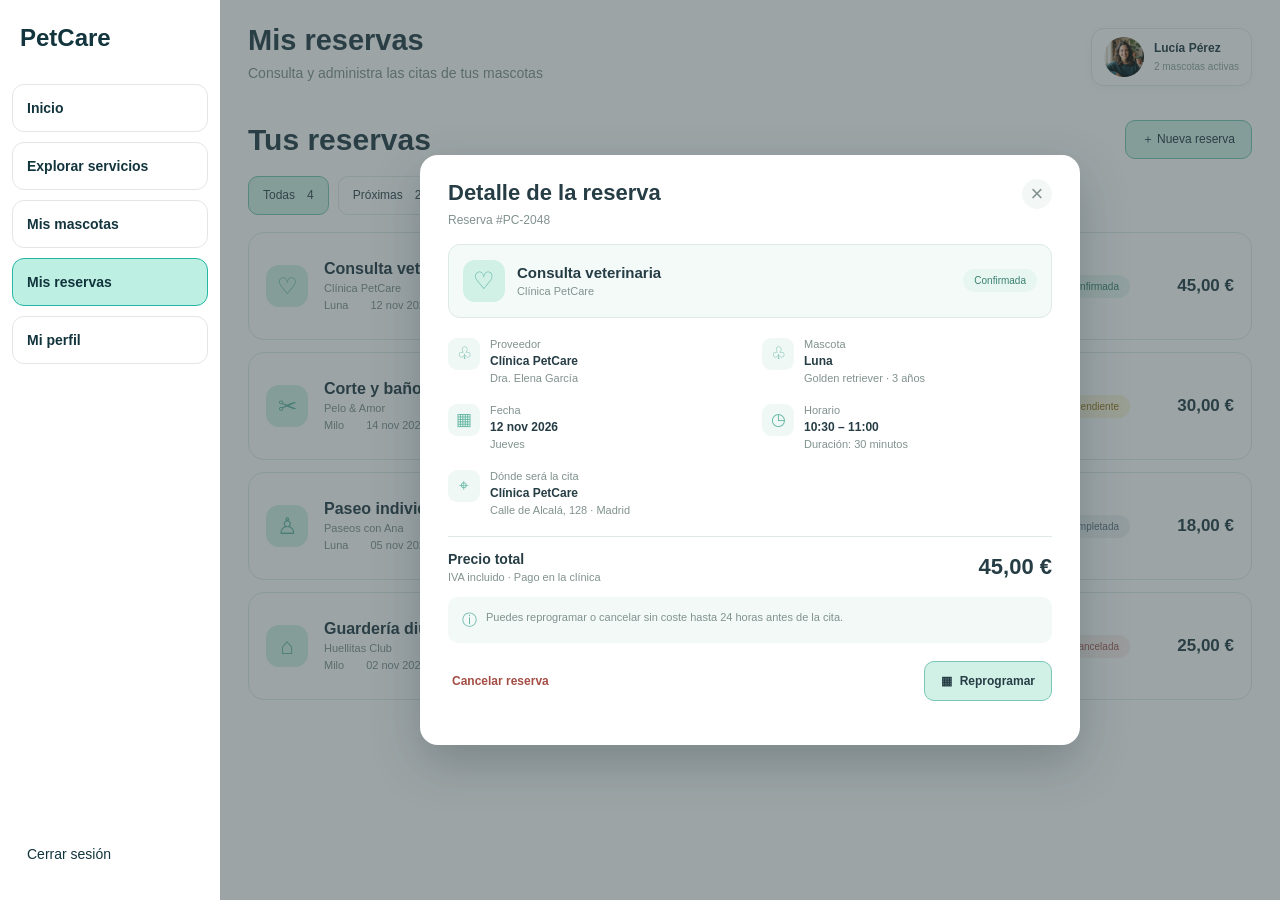
<file: Pages/reserve-details.html>
<!DOCTYPE html>
<html lang="es">
<head>
    <meta charset="UTF-8">
    <meta name="viewport" content="width=device-width, initial-scale=1.0">
    <title>Pet Care - Detalle de la reserva</title>
    <link rel="stylesheet" href="../Styles/reserve-details.css">
    <link rel="stylesheet" href="../Styles/shared-layout.css">
</head>
<body>
    <nav>
        <div class="logo">
            PetCare
        </div>

        <div class="items">
            <a href="./initial-panel.html" class="nav-item">Inicio</a>
            <a href="./explore-services.html" class="nav-item">Explorar servicios</a>
            <a href="./my-pets.html" class="nav-item">Mis mascotas</a>
            <a href="./my-reserves.html" class="nav-item active">Mis reservas</a>
            <a href="./my-profile.html" class="nav-item">Mi perfil</a>
        </div>

        <form class="log-off-form">
            <button type="submit" class="log-off" formaction="../index.html">
                Cerrar sesión
            </button>
        </form>
    </nav>

    <main>
        <div class="reservation-preview" aria-hidden="true">
            <header class="preview-header">
                <div>
                    <h1>Mis reservas</h1>
                    <p>Consulta y administra las citas de tus mascotas</p>
                </div>
                <div class="preview-account">
                    <img src="../Assets/Images/Lucia.jpg" alt="">
                    <span><strong>Lucía Pérez</strong><small>2 mascotas activas</small></span>
                </div>
            </header>
            <section class="preview-content">
                <div class="preview-section-heading">
                    <h2>Tus reservas</h2>
                    <span>＋ Nueva reserva</span>
                </div>
                <div class="preview-filters">
                    <span>Todas　4</span><span>Próximas　2</span><span>Completadas　1</span><span>Canceladas　1</span>
                </div>
                <div class="preview-list">
                    <article class="preview-reservation">
                        <span class="preview-icon">♡</span>
                        <div><strong>Consulta veterinaria</strong><small>Clínica PetCare</small><p>Luna　　12 nov 2026　　10:30 – 11:00</p></div>
                        <span class="preview-status">Confirmada</span><strong class="preview-price">45,00 €</strong>
                    </article>
                    <article class="preview-reservation">
                        <span class="preview-icon">✂</span>
                        <div><strong>Corte y baño</strong><small>Pelo &amp; Amor</small><p>Milo　　14 nov 2026　　16:00 – 17:00</p></div>
                        <span class="preview-status pending">Pendiente</span><strong class="preview-price">30,00 €</strong>
                    </article>
                    <article class="preview-reservation">
                        <span class="preview-icon">♙</span>
                        <div><strong>Paseo individual</strong><small>Paseos con Ana</small><p>Luna　　05 nov 2026　　09:00 – 10:00</p></div>
                        <span class="preview-status completed">Completada</span><strong class="preview-price">18,00 €</strong>
                    </article>
                    <article class="preview-reservation">
                        <span class="preview-icon">⌂</span>
                        <div><strong>Guardería diurna</strong><small>Huellitas Club</small><p>Milo　　02 nov 2026　　08:00 – 18:00</p></div>
                        <span class="preview-status cancelled">Cancelada</span><strong class="preview-price">25,00 €</strong>
                    </article>
                </div>
            </section>
        </div>

        <div class="page-dimmer" aria-hidden="true"></div>

        <section class="detail-dialog" role="dialog" aria-modal="true" aria-labelledby="detail-title">
            <header class="dialog-header">
                <div>
                    <h1 id="detail-title">Detalle de la reserva</h1>
                    <p>Reserva #PC-2048</p>
                </div>
                <a class="close-dialog" href="./my-reserves.html" aria-label="Volver a mis reservas">×</a>
            </header>

            <div class="detail-content">
                <section class="service-summary" aria-label="Resumen del servicio">
                    <span class="summary-icon" aria-hidden="true">♡</span>
                    <div class="summary-copy">
                        <h2>Consulta veterinaria</h2>
                        <p>Clínica PetCare</p>
                    </div>
                    <span class="summary-status">Confirmada</span>
                </section>

                <div class="detail-grid">
                    <section class="detail-item">
                        <span class="detail-icon" aria-hidden="true">♧</span>
                        <div>
                            <h3>Proveedor</h3>
                            <strong>Clínica PetCare</strong>
                            <p>Dra. Elena García</p>
                        </div>
                    </section>
                    <section class="detail-item">
                        <span class="detail-icon" aria-hidden="true">♧</span>
                        <div>
                            <h3>Mascota</h3>
                            <strong>Luna</strong>
                            <p>Golden retriever · 3 años</p>
                        </div>
                    </section>
                    <section class="detail-item">
                        <span class="detail-icon" aria-hidden="true">▦</span>
                        <div>
                            <h3>Fecha</h3>
                            <strong><time datetime="2026-11-12">12 nov 2026</time></strong>
                            <p>Jueves</p>
                        </div>
                    </section>
                    <section class="detail-item">
                        <span class="detail-icon" aria-hidden="true">◷</span>
                        <div>
                            <h3>Horario</h3>
                            <strong><time datetime="10:30">10:30</time> – <time datetime="11:00">11:00</time></strong>
                            <p>Duración: 30 minutos</p>
                        </div>
                    </section>
                    <section class="detail-item location-item">
                        <span class="detail-icon" aria-hidden="true">⌖</span>
                        <div>
                            <h3>Dónde será la cita</h3>
                            <strong>Clínica PetCare</strong>
                            <p>Calle de Alcalá, 128 · Madrid</p>
                        </div>
                    </section>
                </div>

                <section class="total-section">
                    <div>
                        <h2>Precio total</h2>
                        <p>IVA incluido · Pago en la clínica</p>
                    </div>
                    <strong>45,00 €</strong>
                </section>

                <p class="notice"><span aria-hidden="true">ⓘ</span> Puedes reprogramar o cancelar sin coste hasta 24 horas antes de la cita.</p>

                <footer class="dialog-actions">
                    <a class="cancel-link" href="./my-reserves.html">Cancelar reserva</a>
                    <a class="reschedule-link" href="./my-reserves.html"><span aria-hidden="true">▦</span> Reprogramar</a>
                </footer>
            </div>
        </section>
    </main>
</body>
</html>
</file>
<file: Styles/index.css>
*{
    box-sizing: border-box;
    margin: 0;
    padding: 0;
}

body{
    font-family: 'Poppins', sans-serif;
    background-color: #FCFDFD;
}

.container{
    display: flex;
    justify-content: space-evenly;
    align-items: stretch;
    height: 100vh;
    height: 100dvh;
    width: 100%;
}

.container .left-panel,
.container .right-panel {
    flex: 1;
    min-width: 0;
}

.container .right-panel {
    display: flex;
    flex-direction: column;
    justify-content: center;
    align-items: center;
}

.login{
    display: flex;
    flex-direction: column;
    text-align: left;
    gap: 16px;
    width: 50%;
}

.register-link{
    margin: auto;
    width: 100%;
    text-align: center;

    font-size: 16px;
    font-weight: 400;
    color: #697982;
}

.register-link a{
    color: #25B7A5;
    font-weight: 600;
}

.login-form{
    display: flex;
    flex-direction: column;
    gap: 8px;
}

.left-panel img {
    display: block;
    width: 100%;
    height: 100%;
    object-fit: cover;
}

.title{
    font-size: 44px;
    font-weight: 700;
}

.subtitle{
    font-size: 18px;
    font-weight: 400;
    color: #697982;
}

.form-submit{
    margin-top: 8px;
    background-color: #BDEFE2;
    border: 1px solid #25B7A5;
    border-radius: 15px;
    padding: 16px;

    font-weight: 600;
    font-size: 16px;
    font-style: semi-bold;
}

.form-submit:hover{
    background-color: #25B7A5;
    color: #FCFDFD;
    cursor: pointer;
}

.login-form label{
    font-size: 16px;
    font-weight: 600;
    color: #12343D;
}

.login-form input{
    padding: 16px;
    border: 1px solid #9AA6B2;
    border-radius: 15px;
}

.logo{
    position: absolute;
    top: 80px;
    left: 80px;
    font-size: 24px;
    font-weight: 600;
    color: #12343D;
}

@media (max-width: 760px){
    .container{
        flex-direction: column;
        height: auto;
        min-height: 100vh;
        min-height: 100dvh;
    }

    .container .left-panel{
        position: relative;
        flex: none;
        height: 190px;
        overflow: hidden;
    }

    .container .left-panel img{
        height: 100%;
    }

    .logo{
        z-index: 1;
        top: 18px;
        left: 18px;
        padding: 8px 12px;
        border-radius: 10px;
        background-color: rgba(255, 255, 255, 0.9);
        font-size: 20px;
    }

    .container .right-panel{
        flex: 1;
        padding: 36px 24px;
    }

    .login{
        width: min(100%, 440px);
    }

    .title{
        font-size: clamp(32px, 8vw, 40px);
    }
}

@media (max-width: 420px){
    .container .left-panel{
        height: 150px;
    }

    .container .right-panel{
        padding: 28px 20px;
    }

    .login{
        gap: 13px;
    }

    .login-form input{
        padding: 14px;
    }
}
</file>
<file: Styles/add-pets.css>
*{
    box-sizing: border-box;
    margin: 0;
    padding: 0;
}

body{
    font-family: 'Poppins', sans-serif;
    background-color: #FCFDFD;

    display: flex;
    flex-direction: row;
    min-height: 100vh;
    min-height: 100dvh;
}

nav{
    display: flex;
    flex-direction: column;
    gap: 24px;
    width: 20%;
    height: 100vh;
    height: 100dvh;

    background-color: #FFFFFF;
}

.logo{
    font-size: 24px;
    font-weight: 600;
    color: #12343D;
    margin: 24px 0 0 80px;
}

.items{
    margin-left: 48px;
    display: flex;
    flex-direction: column;
    gap: 16px;
}

.items .active{
    border: 1px solid #25B7A5 !important;
    border-radius: 16px;

    background-color: #BDEFE2;
}

.active:hover{
    background-color: #a0cfc3 !important;
}

.nav-item{
    text-decoration: none;
    color: #12343D;

    font-size: 16px;
    font-weight: 600;

    border: 1px solid #E5E5E5;
    border-radius: 16px;
    padding: 16px 24px;

    width: 90%;
}

.nav-item:hover{
    background-color: #BDEFE2;
    border: 1px solid #25B7A5;
}

.log-off-form{
    margin-top: auto;
}

.log-off{
    margin: auto 0 80px 40px;
    padding: 16px 24px;
    text-align: center;

    font-size: 16px;
    color: #12343D;
    
    border: none;
    background-color: #FFFFFF;
}

.log-off:hover{
    background-color: #BDEFE2;
    border: 1px solid #25B7A5;
    border-radius: 16px;
    cursor: pointer;
}

main{
    position: relative;
    flex: 1;
    min-width: 0;
    min-height: 100vh;
    min-height: 100dvh;
    overflow: hidden;
    background-color: #F4F8F7;
}

.page-preview{
    min-height: 100vh;
    min-height: 100dvh;
    background-color: #F4F8F7;
}

.preview-header{
    min-height: 50px;
    padding: 8px 20px;
    display: flex;
    align-items: center;
    justify-content: space-between;
    gap: 16px;
    background-color: #FFFFFF;
    border-bottom: 1px solid #E5ECEA;
}

.preview-header h1{
    color: #263D45;
    font-size: 15px;
    line-height: 1.2;
}

.preview-header p{
    margin-top: 2px;
    color: #91A69F;
    font-size: 9px;
}

.preview-account{
    display: flex;
    align-items: center;
    gap: 6px;
    padding: 3px 8px;
    background-color: #FFFFFF;
    border: 1px solid #E6EEEB;
    border-radius: 10px;
}

.preview-account img{
    width: 25px;
    height: 25px;
    object-fit: cover;
    border-radius: 50%;
}

.preview-account strong,
.preview-account small{
    display: block;
    color: #60736F;
    font-size: 8px;
}

.preview-account small{
    margin-top: 2px;
    color: #91A69F;
    font-size: 7px;
}

.preview-content{
    padding: 18px 20px;
}

.preview-section-heading{
    display: flex;
    align-items: center;
    justify-content: space-between;
    margin-bottom: 12px;
    color: #667A75;
    font-size: 11px;
}

.preview-section-heading span{
    padding: 7px 12px;
    color: #FFFFFF;
    background-color: #6BBBA9;
    border-radius: 8px;
    font-size: 9px;
}

.preview-cards{
    display: grid;
    grid-template-columns: repeat(3, minmax(0, 1fr));
    gap: 14px;
}

.preview-card{
    min-width: 0;
    min-height: 272px;
    overflow: hidden;
    background: #FFFFFF;
    border: 1px solid #DDEAE6;
    border-radius: 12px;
}

.preview-card img{
    display: block;
    width: 100%;
    height: 120px;
    object-fit: cover;
}

.preview-card div{
    height: 90px;
}

.page-dimmer{
    position: absolute;
    inset: 0;
    background-color: rgb(48 66 70 / 48%);
}

.pet-dialog{
    position: fixed;
    top: 50%;
    left: calc(220px + (100% - 220px) / 2);
    width: min(560px, calc(100% - 32px));
    height: min(650px, calc(100dvh - 48px));
    min-height: 0;
    margin: 0;
    transform: translate(-50%, -50%);
    overflow-y: auto;
    background-color: #FFFFFF;
    border-radius: 13px;
    box-shadow: 0 12px 30px rgb(22 43 47 / 22%);
}

.dialog-header{
    height: 58px;
    padding: 0 26px;
    display: flex;
    align-items: center;
    justify-content: space-between;
    border-bottom: 1px solid #E8EFED;
}

.dialog-title{
    display: flex;
    align-items: center;
    gap: 10px;
}

.dialog-title-icon{
    display: grid;
    place-items: center;
    width: 30px;
    height: 30px;
    color: #6BBBA9;
    background-color: #D1F1E7;
    border-radius: 8px;
    font-size: 22px;
    line-height: 1;
}

.dialog-title h1{
    color: #263D45;
    font-size: 16px;
    font-weight: 700;
}

.close-dialog{
    display: grid;
    place-items: center;
    width: 26px;
    height: 26px;
    color: #91A69F;
    background-color: #F3F7F6;
    border-radius: 50%;
    text-decoration: none;
    font-size: 20px;
    line-height: 1;
}

.pet-form{
    padding: 0 26px 26px;
}

.photo-upload{
    height: 132px;
    display: flex;
    flex-direction: column;
    align-items: center;
    justify-content: center;
    gap: 8px;
}

.photo-button{
    position: relative;
    display: grid;
    place-items: center;
    width: 72px;
    height: 72px;
    color: #6BBBA9;
    background-color: #F2F9F7;
    border: 1px solid #D8ECE6;
    border-radius: 50%;
    cursor: pointer;
}

.photo-button::before{
    width: 19px;
    height: 14px;
    border: 2px solid currentColor;
    border-radius: 2px;
    content: "";
}

.photo-button::after{
    position: absolute;
    top: 28px;
    left: 31px;
    width: 6px;
    height: 6px;
    border: 1.5px solid currentColor;
    border-radius: 50%;
    content: "";
}

.photo-upload input{
    position: absolute;
    width: 1px;
    height: 1px;
    overflow: hidden;
    clip: rect(0, 0, 0, 0);
    white-space: nowrap;
    clip-path: inset(50%);
}

.photo-upload input:focus-visible + .photo-caption{
    outline: 2px solid #6BBBA9;
    outline-offset: 3px;
}

.photo-caption{
    color: #91A69F;
    font-size: 11px;
    cursor: pointer;
}

.form-grid{
    display: grid;
    grid-template-columns: repeat(2, minmax(0, 1fr));
    gap: 15px 16px;
}

.form-field{
    min-width: 0;
    display: flex;
    flex-direction: column;
    gap: 6px;
    border: 0;
}

.form-field > label,
.gender-field legend{
    color: #263D45;
    font-size: 12px;
    font-weight: 600;
}

.form-field > label span{
    color: #263D45;
}

.form-field input,
.form-field select,
.form-field textarea{
    width: 100%;
    min-width: 0;
    height: 40px;
    padding: 0 13px;
    color: #263D45;
    background-color: #F9FBFA;
    border: 1px solid #E1ECE8;
    border-radius: 8px;
    font: inherit;
    font-size: 12px;
}

.form-field input::placeholder,
.form-field textarea::placeholder{
    color: #B5C4BF;
    opacity: 1;
}

.form-field select{
    color: #A7B7B2;
    appearance: auto;
}

.form-field input[type="date"]{
    color: #A7B7B2;
}

.gender-field{
    padding: 0;
}

.gender-field legend{
    margin-bottom: 6px;
}

.gender-options{
    display: flex;
    gap: 8px;
}

.gender-options input{
    position: absolute;
    width: 1px;
    height: 1px;
    overflow: hidden;
    clip: rect(0, 0, 0, 0);
    clip-path: inset(50%);
}

.gender-options label{
    height: 32px;
    min-width: 82px;
    padding: 0 10px;
    display: inline-flex;
    align-items: center;
    justify-content: center;
    gap: 6px;
    color: #91A69F;
    background-color: #FFFFFF;
    border: 1px solid #E1ECE8;
    border-radius: 8px;
    font-size: 11px;
    cursor: pointer;
}

.gender-options input:checked + label{
    color: #263D45;
    background-color: #D1F1E7;
    border-color: #79C6B4;
}

.gender-options input:focus-visible + label{
    outline: 2px solid #6BBBA9;
    outline-offset: 2px;
}

.additional-info{
    grid-column: 1 / -1;
}

.form-field textarea{
    height: 74px;
    padding: 12px 13px;
    resize: vertical;
}

.dialog-actions{
    display: grid;
    grid-template-columns: 1fr 1fr;
    gap: 12px;
    margin-top: 16px;
}

.cancel-button,
.save-button{
    min-height: 42px;
    display: grid;
    place-items: center;
    border-radius: 9px;
    font: inherit;
    font-size: 12px;
    font-weight: 600;
    text-decoration: none;
    cursor: pointer;
}

.cancel-button{
    color: #91A69F;
    background-color: #FFFFFF;
    border: 1px solid #E1ECE8;
}

.save-button{
    color: #FFFFFF;
    background-color: #6BBBA9;
    border: 1px solid #6BBBA9;
}

.save-button:hover{
    background-color: #59A994;
    border-color: #59A994;
}

@media (max-width: 700px){
    nav{
        width: 150px;
        flex: 0 0 150px;
    }

    .logo{
        margin-left: 24px;
    }

    .items{
        margin-left: 10px;
    }

    .nav-item{
        width: calc(100% - 10px);
        padding: 12px 10px;
        font-size: 12px;
    }

    .log-off{
        margin-left: 10px;
        padding: 12px 10px;
        font-size: 12px;
    }

    .preview-header,
    .preview-content{
        padding-right: 12px;
        padding-left: 12px;
    }

    main,
    .page-preview{
        min-height: calc(100dvh - 64px);
    }

    .preview-cards{
        grid-template-columns: repeat(2, minmax(0, 1fr));
    }

    .preview-card:last-child{
        display: none;
    }

    .pet-dialog{
        top: calc(50% + 32px);
        left: 50%;
        height: min(650px, calc(100dvh - 88px));
        transform: translate(-50%, -50%);
    }
}

@media (max-width: 480px){
    body{
        flex-direction: column;
    }

    nav{
        width: 100%;
        height: auto;
        min-height: 0;
        flex: none;
        gap: 10px;
        padding: 10px;
    }

    .logo{
        margin: 0;
        font-size: 18px;
    }

    .items{
        flex-direction: row;
        gap: 4px;
        margin: 0;
        overflow-x: auto;
    }

    .nav-item{
        width: auto;
        flex: 0 0 auto;
        padding: 8px;
        font-size: 10px;
    }

    .log-off-form{
        display: none;
    }

    main{
        min-height: calc(100dvh - 64px);
    }

    .page-preview{
        min-height: calc(100dvh - 64px);
    }

    .preview-account span{
        display: none;
    }

    .preview-cards{
        grid-template-columns: minmax(0, 1fr);
    }

    .preview-card:nth-child(n + 2){
        display: none;
    }

    .pet-dialog{
        top: 76px;
        left: 50%;
        bottom: 10px;
        width: min(560px, calc(100% - 24px));
        height: auto;
        transform: translateX(-50%);
    }

    .dialog-header{
        padding: 0 18px;
    }

    .pet-form{
        padding: 0 18px 22px;
    }

    .form-grid{
        gap: 12px 10px;
    }

    .form-field input,
    .form-field select{
        height: 38px;
    }

    .gender-options label{
        min-width: 72px;
    }
}
</file>
<file: Styles/shared-layout.css>
nav{
    display: flex;
    flex: 0 0 220px;
    flex-direction: column;
    gap: 24px;
    width: 220px;
    min-height: 100vh;
    min-height: 100dvh;
    background-color: #FFFFFF;
}

nav .logo{
    flex: none;
    margin: 24px 20px 8px;
    color: #12343D;
    font-size: 24px;
    font-weight: 600;
}

nav .items{
    display: flex;
    flex-direction: column;
    gap: 10px;
    margin: 0;
    padding: 0 12px;
}

nav .nav-item{
    display: flex;
    align-items: center;
    width: 100%;
    min-height: 48px;
    padding: 10px 14px;
    border: 1px solid #E5E5E5;
    border-radius: 12px;
    color: #12343D;
    font-size: 14px;
    font-weight: 600;
    line-height: 1.3;
    text-decoration: none;
}

nav .items .active{
    border: 1px solid #25B7A5 !important;
    border-radius: 12px;
    background-color: #BDEFE2;
}

nav .nav-item:hover{
    border-color: #25B7A5;
    background-color: #BDEFE2;
}

nav .active:hover{
    background-color: #A0CFC3 !important;
}

nav .log-off-form{
    display: block;
    margin-top: auto;
    padding: 0 12px 24px;
}

nav .log-off{
    width: 100%;
    min-height: 44px;
    margin: 0;
    padding: 10px 14px;
    border: 1px solid transparent;
    border-radius: 12px;
    background-color: #FFFFFF;
    color: #12343D;
    font: inherit;
    font-size: 14px;
    text-align: left;
}

nav .log-off:hover{
    border-color: #25B7A5;
    background-color: #BDEFE2;
    cursor: pointer;
}

.account-summary,
.preview-account{
    display: flex;
    flex: none;
    align-items: center;
    align-self: center;
    gap: 10px;
    min-height: 58px;
    padding: 8px 12px;
    border: 1px solid #E1ECE8;
    border-radius: 13px;
    background-color: #FFFFFF;
    box-shadow: 0 3px 10px #183C350A;
}

.account-summary img,
.preview-account img{
    display: block;
    flex: none;
    width: 40px;
    height: 40px;
    border-radius: 50%;
    object-fit: cover;
}

.account-summary strong,
.account-summary small,
.preview-account strong,
.preview-account small{
    display: block;
}

.account-summary strong,
.preview-account strong{
    color: #263D45;
    font-size: 12px;
    line-height: 1.3;
}

.account-summary small,
.preview-account small{
    margin-top: 3px;
    color: #91A69F;
    font-size: 10px;
    line-height: 1.3;
}

@media (max-width: 700px){
    body{
        flex-direction: column;
    }

    nav{
        flex: none;
        flex-direction: row;
        align-items: center;
        gap: 12px;
        width: 100%;
        min-height: 64px;
        height: auto;
        padding: 0 12px;
        border-bottom: 1px solid #E5ECEA;
    }

    nav .logo{
        margin: 0;
        font-size: 20px;
    }

    nav .items{
        flex: 1;
        flex-direction: row;
        gap: 6px;
        min-width: 0;
        overflow-x: auto;
        padding: 0;
        scrollbar-width: thin;
    }

    nav .nav-item{
        flex: none;
        width: auto;
        min-height: 40px;
        padding: 8px 10px;
        font-size: 12px;
        white-space: nowrap;
    }

    nav .log-off-form{
        flex: none;
        margin: 0;
        padding: 0;
    }

    nav .log-off{
        width: auto;
        min-height: 40px;
        padding: 8px;
        font-size: 12px;
        white-space: nowrap;
    }
}

@media (max-width: 420px){
    nav{
        gap: 8px;
        padding: 0 8px;
    }

    nav .logo{
        font-size: 17px;
    }

    nav .items{
        gap: 4px;
    }

    nav .nav-item{
        padding: 8px;
        font-size: 11px;
    }

    nav .log-off{
        padding: 8px 6px;
        font-size: 11px;
    }
}

@media (max-width: 520px){
    .account-summary,
    .preview-account{
        min-height: 48px;
        gap: 0;
        padding: 6px;
    }

    .account-summary img,
    .preview-account img{
        width: 34px;
        height: 34px;
    }

    .account-summary span,
    .preview-account span{
        display: none;
    }
}
</file>
<file: Styles/explore-services.css>
*{
    box-sizing: border-box;
    margin: 0;
    padding: 0;
}

body{
    font-family: 'Poppins', sans-serif;
    background-color: #FCFDFD;

    display: flex;
    flex-direction: row;
    min-height: 100vh;
    min-height: 100dvh;
}

nav{
    display: flex;
    flex-direction: column;
    gap: 24px;
    width: 20%;
    height: 100vh;
    height: 100dvh;

    background-color: #FFFFFF;
}

.logo{
    font-size: 24px;
    font-weight: 600;
    color: #12343D;
    margin: 24px 0 0 80px;
}

.items{
    margin-left: 48px;
    display: flex;
    flex-direction: column;
    gap: 16px;
}

.items .active{
    border: 1px solid #25B7A5 !important;
    border-radius: 16px;

    background-color: #BDEFE2;
}

.active:hover{
    background-color: #a0cfc3 !important;
}

.nav-item{
    text-decoration: none;
    color: #12343D;

    font-size: 16px;
    font-weight: 600;

    border: 1px solid #E5E5E5;
    border-radius: 16px;
    padding: 16px 24px;

    width: 90%;
}

.nav-item:hover{
    background-color: #BDEFE2;
    border: 1px solid #25B7A5;
}

.log-off-form{
    margin-top: auto;
}

.log-off{
    margin: auto 0 80px 40px;
    padding: 16px 24px;
    text-align: center;

    font-size: 16px;
    color: #12343D;
    
    border: none;
    background-color: #FFFFFF;
}

.log-off:hover{
    background-color: #BDEFE2;
    border: 1px solid #25B7A5;
    border-radius: 16px;
    cursor: pointer;
}

main{
    flex: 1;
    min-width: 0;
    background-color: #FCFDFD;
}

.services-page{
    max-width: 1600px;
    margin: 0 auto;
    padding: 22px 28px 16px;
}

.page-header{
    display: flex;
    align-items: flex-start;
    justify-content: space-between;
    gap: 20px;
    margin-bottom: 20px;
}

.page-heading h1{
    color: #263D45;
    font-size: 26px;
    line-height: 1.25;
}

.page-heading p{
    margin-top: 5px;
    color: #81928F;
    font-size: 13px;
}

.account-summary{
    display: flex;
    flex: none;
    align-items: center;
    gap: 9px;
    padding: 7px 11px;
    border: 1px solid #E1ECE8;
    border-radius: 13px;
    box-shadow: 0 3px 10px #183C350A;
}

.account-summary img{
    width: 38px;
    height: 38px;
    border-radius: 50%;
    object-fit: cover;
}

.account-summary strong,
.account-summary small{
    display: block;
}

.account-summary strong{
    color: #263D45;
    font-size: 11px;
}

.account-summary small{
    margin-top: 3px;
    color: #91A69F;
    font-size: 9px;
}

.search-bar{
    min-height: 48px;
    padding: 4px 5px 4px 14px;
    display: flex;
    align-items: center;
    gap: 11px;
    border: 1px solid #E1ECE8;
    border-radius: 13px;
    background-color: #FFFFFF;
}

.search-icon{
    color: #69BAA7;
    font-size: 23px;
    line-height: 1;
}

.search-bar input{
    min-width: 0;
    flex: 1;
    height: 36px;
    border: 0;
    outline: 0;
    color: #354A50;
    font: inherit;
    font-size: 12px;
}

.search-bar input::placeholder{
    color: #91A09D;
}

.search-bar button,
.book-button{
    min-height: 36px;
    padding: 0 20px;
    color: #263D45;
    background-color: #D1F1E7;
    border: 1px solid #D1F1E7;
    border-radius: 9px;
    font: inherit;
    font-size: 11px;
    font-weight: 600;
    cursor: pointer;
}

.search-bar button:hover,
.book-button:hover{
    background-color: #BDE9DD;
}

.filter-panel{
    margin-top: 14px;
    padding: 14px 14px 12px;
    background-color: #FFFFFF;
    border: 1px solid #E1ECE8;
    border-radius: 15px;
}

.category-filters{
    display: flex;
    flex-wrap: wrap;
    gap: 8px;
    padding-bottom: 12px;
    border-bottom: 1px solid #E8EFED;
}

.category-button{
    min-height: 36px;
    padding: 0 15px;
    color: #354A50;
    background-color: #FFFFFF;
    border: 1px solid #E1ECE8;
    border-radius: 10px;
    font: inherit;
    font-size: 11px;
    font-weight: 600;
    cursor: pointer;
}

.category-button.active{
    min-width: 70px;
    background-color: #D1F1E7;
    border-color: #D1F1E7;
}

.filter-selects{
    display: grid;
    grid-template-columns: repeat(4, minmax(0, 1fr));
    gap: 14px;
    padding-top: 11px;
}

.filter-select{
    min-width: 0;
    display: flex;
    flex-direction: column;
    gap: 3px;
}

.filter-select span{
    color: #91A09D;
    font-size: 9px;
}

.filter-select select{
    width: 100%;
    min-width: 0;
    color: #354A50;
    background-color: transparent;
    border: 0;
    font: inherit;
    font-size: 11px;
}

.providers-section{
    margin-top: 20px;
}

.providers-heading{
    display: flex;
    align-items: center;
    justify-content: space-between;
    gap: 16px;
    margin-bottom: 15px;
}

.providers-heading h2{
    color: #263D45;
    font-size: 19px;
}

.providers-heading p{
    margin-top: 4px;
    color: #81928F;
    font-size: 11px;
}

.sort-control{
    display: flex;
    align-items: center;
    gap: 10px;
}

.sort-control > span{
    color: #81928F;
    font-size: 10px;
    white-space: nowrap;
}

.sort-control > div{
    display: flex;
    align-items: center;
    padding: 3px;
    border: 1px solid #E1ECE8;
    border-radius: 10px;
}

.sort-control button{
    min-height: 29px;
    padding: 0 12px;
    color: #354A50;
    background-color: transparent;
    border: 0;
    border-radius: 7px;
    font: inherit;
    font-size: 10px;
    cursor: pointer;
}

.sort-control button.selected{
    background-color: #D1F1E7;
    font-weight: 600;
}

.provider-grid{
    display: grid;
    grid-template-columns: repeat(3, minmax(0, 1fr));
    align-items: stretch;
    gap: 16px;
}

.provider-card{
    min-width: 0;
    padding: 6px;
    display: flex;
    flex-direction: column;
    overflow: hidden;
    background-color: #FFFFFF;
    border: 1px solid #E1ECE8;
    border-radius: 16px;
    box-shadow: 0 5px 14px #163C350A;
}

.provider-photo{
    position: relative;
    height: clamp(120px, 11vw, 155px);
    overflow: hidden;
    border-radius: 12px;
}

.provider-photo img{
    display: block;
    width: 100%;
    height: 100%;
    object-fit: cover;
}

.availability{
    position: absolute;
    top: 10px;
    left: 10px;
    padding: 6px 10px;
    color: #527B71;
    background-color: #FFFFFF;
    border-radius: 8px;
    font-size: 9px;
}

.provider-info{
    flex: 1;
    padding: 11px 9px 5px;
    display: flex;
    flex-direction: column;
    align-items: flex-start;
}

.service-tag{
    padding: 5px 10px;
    color: #527B71;
    background-color: #EDF8F4;
    border-radius: 7px;
    font-size: 9px;
    font-weight: 600;
}

.provider-info h3{
    margin-top: 10px;
    color: #263D45;
    font-size: 17px;
}

.provider-description{
    min-height: 36px;
    margin-top: 6px;
    color: #81928F;
    font-size: 11px;
    line-height: 1.5;
}

.provider-location,
.provider-rating,
.provider-price{
    margin-top: 8px;
    color: #81928F;
    font-size: 10px;
}

.provider-location span{
    margin-right: 4px;
    color: #69BAA7;
    font-size: 14px;
}

.provider-rating span{
    margin-right: 5px;
    color: #C49A3A;
    font-size: 15px;
}

.provider-rating strong{
    margin-right: 4px;
    color: #354A50;
    font-size: 11px;
}

.provider-price{
    margin-top: 10px;
}

.provider-price strong{
    margin: 0 3px;
    color: #263D45;
    font-size: 16px;
}

.provider-actions{
    width: 100%;
    display: grid;
    grid-template-columns: 1fr 1fr;
    gap: 7px;
    margin-top: auto;
    padding-top: 7px;
}

.provider-actions button{
    min-width: 0;
    min-height: 34px;
    padding: 0 8px;
    border-radius: 9px;
    font: inherit;
    font-size: 10px;
    font-weight: 600;
    cursor: pointer;
}

.details-button{
    color: #354A50;
    background-color: #FFFFFF;
    border: 1px solid #E1ECE8;
}

.details-button:hover{
    background-color: #F4F8F7;
}

.book-button{
    padding: 0 8px !important;
}

.providers-footer{
    margin-top: 15px;
    color: #91A09D;
    font-size: 10px;
    text-align: center;
}

@media (max-width: 1000px){
    nav{
        width: 150px;
        flex: 0 0 150px;
    }

    .logo{
        margin-left: 24px;
    }

    .items{
        margin-left: 10px;
    }

    .nav-item{
        width: calc(100% - 10px);
        padding: 12px 10px;
        font-size: 12px;
    }

    .log-off{
        margin-left: 10px;
        padding: 12px 10px;
        font-size: 12px;
    }

    .services-page{
        padding-right: 18px;
        padding-left: 18px;
    }

    .provider-grid{
        gap: 10px;
    }

    .provider-photo{
        height: 135px;
    }

    .provider-info{
        padding-right: 5px;
        padding-left: 5px;
    }
}

@media (max-width: 700px){
    .page-header{
        align-items: center;
    }

    .page-heading h1{
        font-size: 22px;
    }

    .page-heading p{
        max-width: 440px;
        font-size: 11px;
    }

    .filter-selects{
        grid-template-columns: repeat(2, minmax(0, 1fr));
        row-gap: 12px;
    }

    .providers-heading{
        align-items: flex-start;
        flex-direction: column;
    }

    .sort-control{
        width: 100%;
    }

    .sort-control > div{
        flex: 1;
        justify-content: space-around;
    }

    .provider-grid{
        grid-template-columns: repeat(2, minmax(0, 1fr));
    }
}

@media (max-width: 520px){
    body{
        flex-direction: column;
    }

    nav{
        width: 100%;
        height: auto;
        min-height: 0;
        flex: none;
        gap: 10px;
        padding: 10px;
    }

    .logo{
        margin: 0;
        font-size: 18px;
    }

    .items{
        flex-direction: row;
        gap: 4px;
        margin: 0;
        overflow-x: auto;
    }

    .nav-item{
        width: auto;
        flex: 0 0 auto;
        padding: 8px;
        font-size: 10px;
    }

    .log-off-form{
        display: none;
    }

    .services-page{
        padding: 17px 14px;
    }

    .page-header{
        align-items: flex-start;
        gap: 8px;
        margin-bottom: 14px;
    }

    .page-heading h1{
        font-size: 20px;
    }

    .page-heading p{
        font-size: 10px;
    }

    .account-summary{
        padding: 4px;
    }

    .account-summary img{
        width: 32px;
        height: 32px;
    }

    .account-summary span{
        display: none;
    }

    .search-bar{
        gap: 7px;
        padding-left: 10px;
    }

    .search-bar input{
        font-size: 10px;
    }

    .search-bar button{
        padding: 0 11px;
        font-size: 10px;
    }

    .filter-panel{
        padding: 10px;
    }

    .category-filters{
        gap: 6px;
    }

    .category-button{
        min-height: 32px;
        padding: 0 9px;
        font-size: 9px;
    }

    .category-button.active{
        min-width: 54px;
    }

    .filter-selects{
        gap: 10px;
    }

    .filter-select select{
        font-size: 10px;
    }

    .providers-heading h2{
        font-size: 17px;
    }

    .provider-grid{
        grid-template-columns: minmax(0, 1fr);
        gap: 12px;
    }

    .provider-card{
        display: grid;
        grid-template-columns: minmax(120px, 0.9fr) minmax(0, 1.1fr);
        gap: 0;
    }

    .provider-photo{
        height: 100%;
        min-height: 235px;
    }

    .provider-info{
        padding: 10px;
    }

    .provider-info h3{
        margin-top: 7px;
        font-size: 15px;
    }

    .provider-description{
        min-height: 0;
        font-size: 10px;
    }

    .provider-location,
    .provider-rating,
    .provider-price{
        font-size: 9px;
    }

    .provider-actions{
        gap: 5px;
    }

    .provider-actions button{
        min-height: 32px;
        padding: 0 5px;
        font-size: 9px;
    }
}

@media (max-width: 360px){
    .provider-card{
        grid-template-columns: minmax(0, 1fr);
    }

    .provider-photo{
        height: 170px;
        min-height: 0;
    }

    .provider-info{
        padding: 12px;
    }
}
</file>
<file: Styles/initial-panel.css>
*{
    box-sizing: border-box;
    margin: 0;
    padding: 0;
}

body{
    font-family: 'Poppins', sans-serif;
    background-color: #FCFDFD;

    display: flex;
    flex-direction: row;
}

nav{
    display: flex;
    flex-direction: column;
    gap: 24px;
    width: 20%;
    height: 100vh;
    height: 100dvh;

    background-color: #FFFFFF;
}

.logo{
    font-size: 24px;
    font-weight: 600;
    color: #12343D;
    margin: 24px 0 0 80px;
}

.items{
    margin-left: 48px;
    display: flex;
    flex-direction: column;
    gap: 16px;
}

.items .active{
    border: 1px solid #25B7A5 !important;
    border-radius: 16px;

    background-color: #BDEFE2;
}

.active:hover{
    background-color: #a0cfc3 !important;
}

.nav-item{
    text-decoration: none;
    color: #12343D;

    font-size: 16px;
    font-weight: 600;

    border: 1px solid #E5E5E5;
    border-radius: 16px;
    padding: 16px 24px;

    width: 90%;
}

.nav-item:hover{
    background-color: #BDEFE2;
    border: 1px solid #25B7A5;
}

.log-off-form{
    margin-top: auto;
}

.log-off{
    margin: auto 0 80px 40px;
    padding: 16px 24px;
    text-align: center;

    font-size: 16px;
    color: #12343D;
    
    border: none;
    background-color: #FFFFFF;
}

.log-off:hover{
    background-color: #BDEFE2;
    border: 1px solid #25B7A5;
    border-radius: 16px;
    cursor: pointer;
}

main{
    margin: 24px;
    background-color: #FCFDFD;
    width: 100%;
}

main .title{
    font-size: 32px;
    font-weight: 700;
    color: #12343D;

    margin-bottom: 16px;
}

main .subtitle{
    font-size: 16px;
    font-weight: 400;
    color: #697982;
}

main .header{
    display: flex;
    flex-direction: row;
    justify-content: space-between;
}

main .search-bar{
    margin-top: 24px;
    width: 100%;
}

main .search-content{
    display: flex;
    flex-direction: row;
    justify-content: space-between;

    padding: 8px;
    border: 1px solid #D7E8E1;
    border-radius: 18px;
    width: 100%;
    background-color: #FFFFFF;
}

main .search-content input{
    padding: 8px;
    border: 0;
    width: 100%;

    font-size: 16px;
    font-weight: 400;
    color: #697982;
}

main .search-content input:focus{
    outline: none;
    border: none;
}

main .search-content button{
    border: 1px solid #25B7A5;
    border-radius: 16px;
    padding: 16px 40px;
    margin-right: 16px;
    background-color: #BDEFE2;

    font-size: 16px;
    font-weight: 600;
    color: #12343D;
}

main .search-content button:hover{
    cursor: pointer;
    background-color: #b1dfd2;
}

main .explore-container{
    margin-top: 24px;

    background-image: url('../Assets/Images/initial-panel-service.jpg');
    background-size: cover;
    background-position: center;
    background-repeat: no-repeat;

    width: 100%;
    height: 216px;

    border-radius: 28px;
}

main .explore-text{
    font-weight: 700;
    font-size: 30px;
    line-height: 38px;
    width: 500px;

    padding: 16px 24px;
    color: #FFFFFF;
}

main .explore-button{
    border: 1px solid #25B7A5;
    background-color: #BDEFE2;

    font-size: 16px;
    font-weight: 600;
    color: #12343D;

    padding: 16px 24px;
    border-radius: 14px;
    margin-left: 24px;
}

main .explore-button:hover{
    cursor: pointer;
    background-color: #b1dfd2;
}

main .services-offered{
    margin-top: 24px;
}

main .services-offered h2{
    font-weight: 700;
    font-size: 24px;
    color: #12343D;
}

main .services-container{
    display: flex;
    flex-direction: row;
    justify-content: space-between;
    margin-top: 16px;
}

main .services{
    width: 240px;
    height: 100px;
    background-color: #FFFFFF;
    border: 1px solid #D7E8E1;
    border-radius: 24px;
    text-decoration: none;

    font-weight: 600;
    font-size: 16px;
    color: #12343D;
    
    display: flex;
    flex-direction: column;
    justify-content: space-evenly;
    gap: 8px;
    padding: 16px;
}

main .services:hover{
    background-color: #dbdbdb;
}

main .providers{
    display: flex;
    flex-direction: row;

    margin-top: 16px;
    gap: 16px;
}

main .providers-info-container{
    display: flex;
    flex-direction: row;
    justify-content: space-between;
}

main .providers-highlight{
    width: 60%;
    height: 30vh;
    background-color: #FFFFFF;
    border: 1px solid #D7E8E1;
    border-radius: 24px;
    box-shadow: 0 8px 0 #12343D10;

    padding: 16px;
}

main .providers-highlight h3,
main .next-reserves h3{
    font-weight: 700;
    font-size: 24px;
    color: #12343D;
    margin-bottom: 16px;
}

main .providers-info{
    display: flex;
    flex-direction: column;
    width: 40%;
    height: 85%;
    gap: 4px;

    padding: 4px;

    border: 1px solid #D7E8E1;
    border-radius: 16px;
}

main .providers-info img{
    display: block;
    width: 100%;
    height: 80px;
    object-fit: cover;
    object-position: center;
    border-radius: 16px;
}

main .providers-info .providers-title{
    font-weight: 600;
    font-size: 16px;
    color: #12343D;
}

main .providers-info .providers-type,
main .providers-info .providers-rating{
    font-weight: 400;
    font-size: 14px;
    color: #697982;
}

main .providers-info .providers-rating .providers-amount{
    font-weight: 600 !important;
    color: #12343D !important;
}

main .providers-details{
    border: 1px solid #25B7A5;
    background-color: #BDEFE2;
    border-radius: 16px;
    padding: 8px;

    font-weight: 600;
    font-size: 14px;
    color: #12343D;
}

main .providers-details:hover{
    cursor: pointer;
    background-color: #b1dfd2;
}

main .next-reserves{
    width: 40%;
    height: 30vh;
    background-color: #FFFFFF;
    border: 1px solid #D7E8E1;
    border-radius: 24px;
    box-shadow: 0 8px 0 #12343D10;

    padding: 16px;
}

main .reservations-container{
    display: flex;
    flex-direction: column;
    justify-content: space-between;
    gap: 16px;
}

main .reservation-info{
    display: flex;
    flex-direction: row;
    gap: 16px;

    border: 1px solid #D7E8E1;
    background-color: #FCFDFD;
    border-radius: 16px;
    padding: 8px;
}

main .reserve-data{
    display: flex;
    flex-direction: column;
    gap: 8px;
}

main .reserve-title{
    font-weight: 600;
    font-size: 16px;
    color: #12343D;
}

main .reserve-time,
main .reserve-place{
    font-size: 12px;
    font-weight: 400;
    color: #697982
}

main .reserve-status{
    margin-left: auto;
    margin-right: 8px;
    align-self: center;

    color: #176454;
    font-weight: 600;
    font-size: 12px;

    background-color: #E7F7F3;
    border-radius: 16px;
    padding: 8px 16px;
}

main .reserve-icon{
    align-self: center;
}

@media (max-width: 900px){
    main .services-container{
        display: grid;
        grid-template-columns: repeat(3, minmax(0, 1fr));
        gap: 12px;
    }

    main .services{
        width: auto;
    }

    main .explore-text{
        width: 100%;
        max-width: 500px;
        font-size: clamp(24px, 4vw, 30px);
        line-height: 1.25;
    }

    main .providers{
        flex-direction: column;
    }

    main .providers-highlight,
    main .next-reserves{
        width: 100%;
        height: auto;
    }

    main .providers-info-container{
        display: grid;
        grid-template-columns: repeat(2, minmax(0, 1fr));
        gap: 12px;
    }

    main .providers-info{
        width: auto;
        height: auto;
    }
}

@media (max-width: 700px){
    main{
        width: auto;
        margin: 0;
        padding: 16px;
    }

    main .header{
        flex-direction: column;
        align-items: flex-start;
        gap: 14px;
    }

    main .header .account-summary{
        align-self: flex-start;
    }

    main .title{
        margin-bottom: 8px;
        font-size: clamp(24px, 6vw, 32px);
    }

    main .subtitle{
        font-size: 14px;
    }

    main .search-bar{
        margin-top: 16px;
    }

    main .search-content{
        gap: 8px;
    }

    main .search-content button{
        flex: none;
        margin-right: 0;
        padding: 12px 16px;
    }

    main .explore-container{
        height: auto;
        min-height: 190px;
        margin-top: 16px;
        padding-bottom: 16px;
    }

    main .explore-text{
        padding: 18px 16px;
        font-size: clamp(22px, 5vw, 30px);
    }

    main .explore-button{
        margin-left: 16px;
        padding: 12px 16px;
    }

    main .services-offered{
        margin-top: 20px;
    }

    main .services-offered h2{
        font-size: 20px;
    }

    main .services-container{
        grid-template-columns: repeat(2, minmax(0, 1fr));
        gap: 10px;
    }

    main .services{
        min-width: 0;
        min-height: 90px;
        height: auto;
        padding: 12px;
        border-radius: 16px;
        font-size: 14px;
    }

    main .providers{
        margin-top: 16px;
    }

    main .providers-highlight,
    main .next-reserves{
        padding: 12px;
        border-radius: 18px;
    }

    main .providers-highlight h3,
    main .next-reserves h3{
        margin-bottom: 12px;
        font-size: 20px;
    }

    main .providers-info img{
        height: 100px;
    }

    main .providers-info .providers-title{
        font-size: 14px;
    }

    main .providers-info .providers-type,
    main .providers-info .providers-rating{
        font-size: 12px;
    }

    main .reservation-info{
        align-items: flex-start;
        gap: 8px;
        padding: 8px;
    }

    main .reserve-status{
        align-self: flex-start;
        margin: 0 0 0 auto;
        padding: 6px 8px;
        font-size: 10px;
    }
}

@media (max-width: 420px){
    main{
        padding: 12px;
    }

    main .providers-info-container{
        gap: 8px;
    }

    main .providers-info{
        padding: 4px;
    }

    main .providers-details{
        padding: 7px 4px;
        font-size: 12px;
    }
}
</file>
<file: Styles/my-pets.css>
*{
    box-sizing: border-box;
    margin: 0;
    padding: 0;
}

body{
    font-family: 'Poppins', sans-serif;
    background-color: #FCFDFD;

    display: flex;
    flex-direction: row;
}

nav{
    display: flex;
    flex-direction: column;
    gap: 24px;
    width: 20%;
    height: 100vh;
    height: 100dvh;

    background-color: #FFFFFF;
}

.logo{
    font-size: 24px;
    font-weight: 600;
    color: #12343D;
    margin: 24px 0 0 80px;
}

.items{
    margin-left: 48px;
    display: flex;
    flex-direction: column;
    gap: 16px;
}

.items .active{
    border: 1px solid #25B7A5 !important;
    border-radius: 16px;

    background-color: #BDEFE2;
}

.active:hover{
    background-color: #a0cfc3 !important;
}

.nav-item{
    text-decoration: none;
    color: #12343D;

    font-size: 16px;
    font-weight: 600;

    border: 1px solid #E5E5E5;
    border-radius: 16px;
    padding: 16px 24px;

    width: 90%;
}

.nav-item:hover{
    background-color: #BDEFE2;
    border: 1px solid #25B7A5;
}

.log-off-form{
    margin-top: auto;
}

.log-off{
    margin: auto 0 80px 40px;
    padding: 16px 24px;
    text-align: center;

    font-size: 16px;
    color: #12343D;
    
    border: none;
    background-color: #FFFFFF;
}

.log-off:hover{
    background-color: #BDEFE2;
    border: 1px solid #25B7A5;
    border-radius: 16px;
    cursor: pointer;
}

main{
    flex: 1;
    min-width: 0;
    margin: 0;
    background-color: #F4F8F7;
}

.page-header{
    min-height: 76px;
    padding: 12px 24px;
    display: flex;
    align-items: center;
    justify-content: space-between;
    gap: 20px;
    background-color: #FFFFFF;
    border-bottom: 1px solid #E5ECEA;
}

.page-heading h1{
    color: #263D45;
    font-size: 20px;
    line-height: 1.3;
    font-weight: 700;
}

.page-heading p{
    margin-top: 3px;
    color: #91A69F;
    font-size: 12px;
}

.account-summary{
    display: flex;
    align-items: center;
    gap: 8px;
    padding: 5px 10px;
    background: #FFFFFF;
    border: 1px solid #E6EEEB;
    border-radius: 12px;
    box-shadow: 0 2px 8px #183C3510;
}

.account-avatar{
    display: block;
    width: 32px;
    height: 32px;
    border-radius: 50%;
    object-fit: cover;
}

.account-summary strong,
.account-summary small{
    display: block;
}

.account-summary strong{
    color: #263D45;
    font-size: 11px;
}

.account-summary small{
    margin-top: 2px;
    color: #91A69F;
    font-size: 9px;
}

.pets-section{
    padding: 24px;
}

.section-heading{
    display: flex;
    align-items: center;
    justify-content: space-between;
    gap: 16px;
    margin-bottom: 16px;
}

.section-heading h2{
    color: #263D45;
    font-size: 16px;
    font-weight: 700;
}

.button{
    min-height: 36px;
    padding: 0 16px;
    border-radius: 9px;
    font: inherit;
    font-size: 11px;
    font-weight: 600;
    cursor: pointer;
}

.button-primary{
    color: #FFFFFF;
    background-color: #6BBBA9;
    border: 1px solid #6BBBA9;
}

.button-primary:hover{
    background-color: #59A994;
    border-color: #59A994;
}

.pet-grid{
    display: grid;
    grid-template-columns: repeat(3, minmax(0, 1fr));
    gap: 16px;
}

.pet-card,
.add-pet-card{
    min-width: 0;
    min-height: 322px;
    overflow: hidden;
    background-color: #FFFFFF;
    border: 1px solid #DDEAE6;
    border-radius: 14px;
    box-shadow: 0 4px 12px #163C3510;
}

.pet-photo{
    position: relative;
    height: 146px;
    overflow: hidden;
}

.pet-photo img{
    display: block;
    width: 100%;
    height: 100%;
    object-fit: cover;
}

.pet-type{
    position: absolute;
    top: 10px;
    left: 10px;
    padding: 4px 9px;
    color: #FFFFFF;
    background-color: #203B3B;
    border-radius: 20px;
    font-size: 9px;
    line-height: 1;
}

.pet-info{
    padding: 12px 14px 10px;
}

.pet-info h3,
.add-pet-card h3{
    color: #263D45;
    font-size: 15px;
    font-weight: 700;
}

.pet-details{
    display: grid;
    grid-template-columns: minmax(0, 1.45fr) minmax(0, 1fr);
    gap: 7px 8px;
    margin-top: 10px;
}

.pet-details div{
    display: flex;
    align-items: baseline;
    gap: 5px;
    min-width: 0;
    font-size: 9px;
}

.pet-details dt{
    flex: none;
    color: #91A69F;
}

.pet-details dd{
    overflow: hidden;
    color: #263D45;
    font-weight: 600;
    text-overflow: ellipsis;
    white-space: nowrap;
}

.pet-actions{
    display: grid;
    grid-template-columns: 1.2fr 0.8fr;
    gap: 8px;
    margin-top: 12px;
}

.button-secondary{
    color: #263D45;
    background-color: #C8EEE3;
    border: 1px solid #C8EEE3;
}

.button-outline{
    color: #5BAE9C;
    background-color: #FFFFFF;
    border: 1px solid #75C6B3;
}

.delete-button{
    display: block;
    margin: 6px auto 0;
    padding: 2px 6px;
    color: #B49A9A;
    background: none;
    border: 0;
    font: inherit;
    font-size: 9px;
    cursor: pointer;
}

.add-pet-card{
    display: flex;
    flex-direction: column;
    align-items: center;
    justify-content: center;
    padding: 20px;
    text-align: center;
}

.add-pet-icon{
    display: grid;
    place-items: center;
    width: 54px;
    height: 54px;
    margin-bottom: 12px;
    color: #68B9A6;
    background-color: #D1F1E7;
    border-radius: 50%;
    font-size: 25px;
    font-weight: 300;
}

.add-pet-card h3{
    font-size: 12px;
}

.add-pet-card p{
    margin: 6px 0 12px;
    color: #91A69F;
    font-size: 10px;
}

@media (max-width: 900px){
    .pet-grid{
        grid-template-columns: repeat(2, minmax(0, 1fr));
    }
}

@media (max-width: 600px){
    .page-header{
        padding: 12px 16px;
    }

    .account-summary{
        padding: 4px;
    }

    .account-summary span:last-child{
        display: none;
    }

    .pets-section{
        padding: 18px 16px;
    }

    .section-heading{
        align-items: flex-start;
    }

    .section-heading .button{
        padding: 0 10px;
        white-space: nowrap;
    }

    .pet-grid{
        grid-template-columns: minmax(0, 1fr);
    }
}
</file>
<file: Styles/my-profile.css>
*{
    box-sizing: border-box;
    margin: 0;
    padding: 0;
}

body{
    font-family: 'Poppins', sans-serif;
    background-color: #FCFDFD;

    display: flex;
    flex-direction: row;
}

nav{
    display: flex;
    flex-direction: column;
    gap: 24px;
    width: 20%;
    height: 100vh;
    height: 100dvh;

    background-color: #FFFFFF;
}

.logo{
    font-size: 24px;
    font-weight: 600;
    color: #12343D;
    margin: 24px 0 0 80px;
}

.items{
    margin-left: 48px;
    display: flex;
    flex-direction: column;
    gap: 16px;
}

.items .active{
    border: 1px solid #25B7A5 !important;
    border-radius: 16px;

    background-color: #BDEFE2;
}

.active:hover{
    background-color: #a0cfc3 !important;
}

.nav-item{
    text-decoration: none;
    color: #12343D;

    font-size: 16px;
    font-weight: 600;

    border: 1px solid #E5E5E5;
    border-radius: 16px;
    padding: 16px 24px;

    width: 90%;
}

.nav-item:hover{
    background-color: #BDEFE2;
    border: 1px solid #25B7A5;
}

.log-off-form{
    margin-top: auto;
}

.log-off{
    margin: auto 0 80px 40px;
    padding: 16px 24px;
    text-align: center;

    font-size: 16px;
    color: #12343D;
    
    border: none;
    background-color: #FFFFFF;
}

.log-off:hover{
    background-color: #BDEFE2;
    border: 1px solid #25B7A5;
    border-radius: 16px;
    cursor: pointer;
}

main{
    flex: 1;
    min-width: 0;
    min-height: 100vh;
    min-height: 100dvh;
    margin: 0;
    background-color: #FAFCFB;
}

.profile-page{
    max-width: 1500px;
    margin: 0 auto;
    padding: 14px 28px 8px;
}

.page-heading h1{
    color: #263D45;
    font-size: 30px;
    line-height: 1.25;
}

.page-heading p{
    margin-top: 3px;
    color: #81928F;
    font-size: 14px;
}

.identity-card,
.profile-card{
    background-color: #FFFFFF;
    border: 1px solid #E5ECEA;
    border-radius: 17px;
    box-shadow: 0 4px 12px #163C3508;
}

.identity-card{
    min-height: 80px;
    margin-top: 12px;
    padding: 10px 18px;
    display: flex;
    align-items: center;
    gap: 14px;
}

.profile-photo{
    width: 60px;
    height: 60px;
    flex: none;
    border-radius: 50%;
    object-fit: cover;
}

.identity-copy{
    min-width: 0;
    flex: 1;
}

.identity-copy h2{
    overflow: hidden;
    color: #263D45;
    font-size: 21px;
    text-overflow: ellipsis;
    white-space: nowrap;
}

.identity-copy p{
    margin-top: 4px;
    color: #81928F;
    font-size: 13px;
}

.family-count{
    padding: 9px 13px;
    color: #527B71;
    background-color: #EDF8F4;
    border-radius: 10px;
    font-size: 12px;
    font-weight: 600;
    white-space: nowrap;
}

.family-count span{
    margin-right: 5px;
    color: #263D45;
    font-size: 17px;
}

.edit-profile-button,
.security-actions button,
.cancel-button,
.save-button{
    min-height: 42px;
    padding: 0 18px;
    border-radius: 10px;
    font: inherit;
    font-size: 13px;
    font-weight: 600;
    cursor: pointer;
}

.edit-profile-button{
    min-width: 150px;
    color: #263D45;
    background-color: #D1F1E7;
    border: 1px solid #D1F1E7;
}

.edit-profile-button span{
    margin-right: 7px;
    font-size: 16px;
}

.profile-grid{
    display: grid;
    grid-template-columns: minmax(0, 1.35fr) minmax(280px, 0.9fr);
    align-items: start;
    gap: 14px;
    margin-top: 12px;
}

.profile-column{
    display: flex;
    flex-direction: column;
    gap: 12px;
}

.profile-card{
    padding: 14px 18px;
}

.card-title{
    display: flex;
    align-items: center;
    gap: 10px;
    color: #263D45;
    font-size: 19px;
    line-height: 1.3;
}

.title-icon{
    width: 30px;
    height: 30px;
    display: grid;
    flex: none;
    place-items: center;
    color: #538A7C;
    background-color: #EDF8F4;
    border-radius: 9px;
    font-size: 18px;
}

.field-grid{
    display: grid;
    grid-template-columns: repeat(2, minmax(0, 1fr));
    gap: 8px 12px;
    margin-top: 10px;
}

.profile-field{
    min-width: 0;
    display: flex;
    flex-direction: column;
    gap: 4px;
}

.profile-field label,
.privacy-note{
    color: #81928F;
    font-size: 12px;
}

.profile-field input{
    width: 100%;
    min-width: 0;
    height: 36px;
    padding: 0 12px;
    color: #354A50;
    background-color: #FBFCFC;
    border: 1px solid #E2EBE8;
    border-radius: 9px;
    font: inherit;
    font-size: 13px;
}

.profile-field input:focus{
    border-color: #79C6B4;
    outline: 2px solid #D1F1E7;
}

.privacy-note{
    align-self: center;
    line-height: 1.35;
}

.full-width{
    grid-column: 1 / -1;
}

.address-card .field-grid{
    row-gap: 8px;
}

.notification-list{
    margin-top: 8px;
}

.notification-option{
    min-height: 46px;
    display: grid;
    grid-template-columns: minmax(0, 1fr) 36px;
    align-items: center;
    gap: 12px;
    border-bottom: 1px solid #EEF2F1;
    cursor: pointer;
}

.notification-option:last-child{
    border-bottom: 0;
}

.notification-option strong,
.notification-option small{
    display: block;
}

.notification-option strong{
    color: #354A50;
    font-size: 13px;
    font-weight: 600;
}

.notification-option small{
    margin-top: 2px;
    color: #91A09D;
    font-size: 11px;
}

.notification-option input{
    position: absolute;
    width: 1px;
    height: 1px;
    overflow: hidden;
    clip-path: inset(50%);
}

.toggle{
    position: relative;
    width: 40px;
    height: 23px;
    border-radius: 20px;
    background-color: #DCE4E3;
    transition: background-color 150ms ease;
}

.toggle::after{
    position: absolute;
    top: 3px;
    left: 3px;
    width: 17px;
    height: 17px;
    border-radius: 50%;
    background-color: #FFFFFF;
    content: "";
    transition: transform 150ms ease;
}

.notification-option input:checked + .toggle{
    background-color: #6BBBA9;
}

.notification-option input:checked + .toggle::after{
    transform: translateX(17px);
}

.notification-option input:focus-visible + .toggle{
    outline: 2px solid #263D45;
    outline-offset: 2px;
}

.preference-group{
    min-width: 0;
    margin-top: 10px;
    border: 0;
}

.preference-group legend{
    margin-bottom: 6px;
    color: #81928F;
    font-size: 12px;
}

.preference-options{
    display: flex;
    flex-wrap: wrap;
    gap: 6px;
}

.preference-options label{
    min-height: 34px;
    padding: 0 11px;
    display: inline-flex;
    flex: 1 1 auto;
    align-items: center;
    justify-content: center;
    gap: 6px;
    color: #354A50;
    background-color: #FFFFFF;
    border: 1px solid #E1ECE8;
    border-radius: 9px;
    font-size: 12px;
    cursor: pointer;
}

.preference-options label.selected{
    color: #527B71;
    background-color: #EDF8F4;
    border-color: #B9E6D9;
}

.preference-options input{
    position: absolute;
    width: 1px;
    height: 1px;
    overflow: hidden;
    clip-path: inset(50%);
}

.preference-options label.selected::before{
    content: "✓";
    font-weight: 700;
}

.preference-options label:has(input:focus-visible){
    outline: 2px solid #79C6B4;
    outline-offset: 2px;
}

.security-card{
    min-height: 80px;
    margin-top: 14px;
    display: flex;
    align-items: center;
    justify-content: space-between;
    gap: 20px;
}

.security-copy p{
    margin-top: 6px;
    color: #81928F;
    font-size: 12px;
}

.security-actions{
    display: flex;
    flex-wrap: wrap;
    justify-content: flex-end;
    gap: 10px;
}

.security-actions button,
.cancel-button{
    color: #354A50;
    background-color: #FFFFFF;
    border: 1px solid #E1ECE8;
}

.security-actions button:hover,
.cancel-button:hover{
    background-color: #F4F8F7;
}

.profile-footer{
    padding-top: 10px;
    display: flex;
    align-items: center;
    justify-content: space-between;
    gap: 14px;
}

.profile-footer p{
    color: #81928F;
    font-size: 12px;
}

.profile-footer > div{
    display: flex;
    gap: 10px;
}

.save-button{
    min-width: 170px;
    color: #263D45;
    background-color: #D1F1E7;
    border: 1px solid #B9E6D9;
}

.save-button:hover,
.edit-profile-button:hover{
    background-color: #BDE9DD;
}

@media (max-width: 1000px){
    nav{
        width: 150px;
        flex: 0 0 150px;
    }

    .logo{
        margin-left: 24px;
    }

    .items{
        margin-left: 10px;
    }

    .nav-item{
        width: calc(100% - 10px);
        padding: 12px 10px;
        font-size: 12px;
    }

    .log-off{
        margin-left: 10px;
        padding: 12px 10px;
        font-size: 12px;
    }

    .profile-page{
        padding-right: 18px;
        padding-left: 18px;
    }

    .profile-grid{
        grid-template-columns: minmax(0, 1.2fr) minmax(245px, 0.9fr);
    }
}

@media (max-width: 760px){
    .profile-grid{
        grid-template-columns: minmax(0, 1fr);
    }

    .profile-column{
        gap: 14px;
    }

    .security-card{
        align-items: flex-start;
        flex-direction: column;
    }

    .security-actions{
        justify-content: flex-start;
    }
}

@media (max-width: 520px){
    body{
        flex-direction: column;
    }

    nav{
        width: 100%;
        height: auto;
        min-height: 0;
        flex: none;
        gap: 10px;
        padding: 10px;
    }

    .logo{
        margin: 0;
        font-size: 18px;
    }

    .items{
        flex-direction: row;
        gap: 4px;
        margin: 0;
        overflow-x: auto;
    }

    .nav-item{
        width: auto;
        flex: 0 0 auto;
        padding: 8px;
        font-size: 10px;
    }

    .log-off-form{
        display: none;
    }

    main{
        min-height: calc(100dvh - 90px);
    }

    .profile-page{
        padding: 18px 14px;
    }

    .page-heading h1{
        font-size: 23px;
    }

    .page-heading p{
        font-size: 11px;
    }

    .identity-card{
        flex-wrap: wrap;
        gap: 10px;
        padding: 12px;
    }

    .profile-photo{
        width: 48px;
        height: 48px;
    }

    .identity-copy h2{
        font-size: 16px;
    }

    .identity-copy p{
        font-size: 10px;
    }

    .family-count{
        order: 1;
        padding: 8px 10px;
        font-size: 9px;
    }

    .edit-profile-button{
        min-width: 0;
        min-height: 38px;
        margin-left: auto;
        padding: 0 12px;
        font-size: 11px;
    }

    .profile-card{
        padding: 14px;
    }

    .card-title{
        font-size: 17px;
    }

    .field-grid{
        gap: 10px 8px;
    }

    .profile-field input{
        padding: 0 9px;
        font-size: 12px;
    }

    .privacy-note{
        font-size: 10px;
    }

    .profile-footer{
        align-items: flex-start;
        flex-direction: column;
    }

    .profile-footer > div{
        width: 100%;
    }

    .profile-footer button{
        flex: 1;
        min-width: 0;
        padding: 0 10px;
        font-size: 11px;
    }
}

@media (max-width: 360px){
    .field-grid{
        grid-template-columns: minmax(0, 1fr);
    }

    .full-width{
        grid-column: auto;
    }

    .privacy-note{
        align-self: start;
    }

    .family-count{
        font-size: 8px;
    }

    .preference-options label{
        font-size: 9px;
    }
}
</file>
<file: Styles/my-reserves.css>
*{
    box-sizing: border-box;
    margin: 0;
    padding: 0;
}

body{
    font-family: 'Poppins', sans-serif;
    background-color: #FCFDFD;

    display: flex;
    flex-direction: row;
}

nav{
    display: flex;
    flex-direction: column;
    gap: 24px;
    width: 20%;
    height: 100vh;
    height: 100dvh;

    background-color: #FFFFFF;
}

.logo{
    font-size: 24px;
    font-weight: 600;
    color: #12343D;
    margin: 24px 0 0 80px;
}

.items{
    margin-left: 48px;
    display: flex;
    flex-direction: column;
    gap: 16px;
}

.items .active{
    border: 1px solid #25B7A5 !important;
    border-radius: 16px;

    background-color: #BDEFE2;
}

.active:hover{
    background-color: #a0cfc3 !important;
}

.nav-item{
    text-decoration: none;
    color: #12343D;

    font-size: 16px;
    font-weight: 600;

    border: 1px solid #E5E5E5;
    border-radius: 16px;
    padding: 16px 24px;

    width: 90%;
}

.nav-item:hover{
    background-color: #BDEFE2;
    border: 1px solid #25B7A5;
}

.log-off-form{
    margin-top: auto;
}

.log-off{
    margin: auto 0 80px 40px;
    padding: 16px 24px;
    text-align: center;

    font-size: 16px;
    color: #12343D;
    
    border: none;
    background-color: #FFFFFF;
}

.log-off:hover{
    background-color: #BDEFE2;
    border: 1px solid #25B7A5;
    border-radius: 16px;
    cursor: pointer;
}

main{
    flex: 1;
    min-width: 0;
    min-height: 100vh;
    min-height: 100dvh;
    margin: 0;
    background-color: #FFFFFF;
}

.page-header{
    min-height: 108px;
    padding: 22px 28px 16px;
    display: flex;
    align-items: flex-start;
    justify-content: space-between;
    gap: 20px;
}

.page-heading h1{
    color: #263D45;
    font-size: 29px;
    line-height: 1.25;
    font-weight: 700;
}

.page-heading p{
    margin-top: 7px;
    color: #81928F;
    font-size: 14px;
}

.account-summary{
    display: flex;
    align-items: center;
    gap: 10px;
    padding: 8px 12px;
    background: #FFFFFF;
    border: 1px solid #E1ECE8;
    border-radius: 13px;
    box-shadow: 0 3px 10px #183C350A;
}

.account-summary img{
    display: block;
    width: 40px;
    height: 40px;
    border-radius: 50%;
    object-fit: cover;
}

.account-summary strong,
.account-summary small{
    display: block;
}

.account-summary strong{
    color: #263D45;
    font-size: 12px;
}

.account-summary small{
    margin-top: 3px;
    color: #91A69F;
    font-size: 10px;
}

.reservations-section{
    padding: 12px 28px 22px;
}

.section-heading{
    display: flex;
    align-items: center;
    justify-content: space-between;
    gap: 16px;
}

.section-title{
    display: flex;
    align-items: baseline;
    flex-wrap: wrap;
    gap: 10px;
}

.section-title h2{
    color: #263D45;
    font-size: 20px;
    font-weight: 700;
}

.section-title p{
    color: #81928F;
    font-size: 12px;
}

.new-reservation-button{
    min-height: 40px;
    padding: 0 16px;
    color: #263D45;
    background-color: #D1F1E7;
    border: 1px solid #79C6B4;
    border-radius: 10px;
    font: inherit;
    font-size: 12px;
    font-weight: 600;
    cursor: pointer;
}

.new-reservation-button:hover,
.details-button:hover{
    background-color: #BDE9DD;
}

.reservation-filters{
    display: flex;
    flex-wrap: wrap;
    gap: 9px;
    margin: 17px 0;
}

.filter-button{
    min-height: 38px;
    padding: 0 16px;
    display: inline-flex;
    align-items: center;
    gap: 9px;
    color: #354A50;
    background-color: #FFFFFF;
    border: 1px solid #E1ECE8;
    border-radius: 10px;
    font: inherit;
    font-size: 12px;
    cursor: pointer;
}

.filter-button span{
    color: #81928F;
    font-size: 10px;
}

.filter-button.active{
    background-color: #D1F1E7;
    border-color: #79C6B4;
}

.reservation-list{
    display: flex;
    flex-direction: column;
    gap: 12px;
}

.reservation-card{
    min-height: 108px;
    padding: 15px 17px;
    display: grid;
    grid-template-columns: 42px minmax(160px, 1fr) auto 88px auto;
    align-items: center;
    gap: 16px;
    background-color: #FFFFFF;
    border: 1px solid #DDEAE6;
    border-radius: 16px;
    box-shadow: 0 5px 12px #163C3508;
}

.service-icon{
    width: 42px;
    height: 42px;
    display: grid;
    place-items: center;
    color: #65B7A4;
    background-color: #D1F1E7;
    border-radius: 13px;
    font-size: 23px;
    line-height: 1;
}

.reservation-main{
    min-width: 0;
    align-self: stretch;
    display: flex;
    flex-direction: column;
    justify-content: space-between;
}

.reservation-description h3{
    overflow: hidden;
    color: #263D45;
    font-size: 16px;
    font-weight: 700;
    text-overflow: ellipsis;
    white-space: nowrap;
}

.reservation-description p{
    margin-top: 4px;
    overflow: hidden;
    color: #81928F;
    font-size: 11px;
    text-overflow: ellipsis;
    white-space: nowrap;
}

.reservation-meta{
    display: flex;
    flex-wrap: wrap;
    gap: 8px 16px;
    color: #81928F;
    font-size: 11px;
}

.reservation-meta > span{
    display: inline-flex;
    align-items: center;
    gap: 5px;
    white-space: nowrap;
}

.meta-icon{
    color: #69BAA7;
    font-size: 14px;
}

.reservation-status{
    justify-self: center;
    padding: 6px 11px;
    border-radius: 20px;
    font-size: 10px;
    white-space: nowrap;
}

.status-confirmed{
    color: #39816F;
    background-color: #E8F6F1;
}

.status-pending{
    color: #96731A;
    background-color: #FBF5DD;
}

.status-completed{
    color: #60727E;
    background-color: #EEF2F4;
}

.status-cancelled{
    color: #A45B54;
    background-color: #F9EEEC;
}

.reservation-price{
    justify-self: end;
    color: #263D45;
    font-size: 17px;
    font-weight: 700;
    white-space: nowrap;
}

.reservation-actions{
    display: flex;
    align-items: center;
    justify-content: flex-end;
    gap: 10px;
}

.reservation-actions button,
.reservation-actions .details-button{
    min-height: 32px;
    padding: 0 13px;
    border-radius: 11px;
    font: inherit;
    font-size: 10px;
    font-weight: 600;
    white-space: nowrap;
    cursor: pointer;
}

.cancel-reservation{
    color: #A34D44;
    background: transparent;
    border: 1px solid transparent;
}

.cancel-reservation:hover{
    text-decoration: underline;
}

.secondary-button{
    color: #354A50;
    background-color: #FFFFFF;
    border: 1px solid #DDEAE6;
}

.secondary-button:hover{
    background-color: #F4F8F7;
}

.details-button{
    display: inline-flex;
    align-items: center;
    justify-content: center;
    color: #263D45;
    background-color: #D1F1E7;
    border: 1px solid #79C6B4;
    text-decoration: none;
}

.reservations-footer{
    padding-top: 16px;
    display: flex;
    justify-content: space-between;
    gap: 12px;
    color: #91A69F;
    font-size: 11px;
}

@media (max-width: 850px){
    .reservation-card{
        grid-template-columns: 34px minmax(140px, 1fr) auto 68px;
        gap: 10px;
    }

    .reservation-actions{
        grid-column: 2 / -1;
        justify-content: flex-end;
        margin-top: -3px;
    }

    .reservation-main{
        grid-row: span 2;
        min-height: 62px;
    }

    .reservation-status,
    .reservation-price{
        align-self: start;
    }
}

@media (max-width: 700px){
    nav{
        width: 150px;
        flex: 0 0 150px;
    }

    .logo{
        margin-left: 24px;
    }

    .items{
        margin-left: 10px;
    }

    .nav-item{
        width: calc(100% - 10px);
        padding: 12px 10px;
        font-size: 12px;
    }

    .log-off{
        margin-left: 10px;
        padding: 12px 10px;
        font-size: 12px;
    }

    .page-header,
    .reservations-section{
        padding-right: 16px;
        padding-left: 16px;
    }

    .reservation-card{
        grid-template-columns: 34px minmax(0, 1fr) auto;
    }

    .reservation-main{
        grid-row: span 2;
    }

    .reservation-status{
        grid-column: 3;
    }

    .reservation-price{
        grid-column: 3;
    }

    .reservation-actions{
        grid-column: 2 / -1;
        flex-wrap: wrap;
    }
}

@media (max-width: 480px){
    body{
        flex-direction: column;
    }

    nav{
        width: 100%;
        height: auto;
        min-height: 0;
        flex: none;
        gap: 10px;
        padding: 10px;
    }

    .logo{
        margin: 0;
        font-size: 18px;
    }

    .items{
        flex-direction: row;
        gap: 4px;
        margin: 0;
        overflow-x: auto;
    }

    .nav-item{
        width: auto;
        flex: 0 0 auto;
        padding: 8px;
        font-size: 10px;
    }

    .log-off-form{
        display: none;
    }

    main{
        min-height: calc(100dvh - 90px);
    }

    .page-header{
        min-height: 82px;
        padding-top: 14px;
    }

    .page-heading h1{
        font-size: 23px;
    }

    .page-heading p{
        max-width: 220px;
        font-size: 11px;
    }

    .account-summary{
        gap: 0;
        padding: 4px;
    }

    .account-summary img{
        width: 34px;
        height: 34px;
    }

    .account-summary span{
        display: none;
    }

    .section-heading{
        align-items: flex-start;
    }

    .section-title{
        display: block;
    }

    .section-title p{
        margin-top: 4px;
        font-size: 11px;
    }

    .new-reservation-button{
        min-height: 36px;
        padding: 0 10px;
        font-size: 10px;
        white-space: nowrap;
    }

    .reservation-filters{
        gap: 5px;
    }

    .filter-button{
        min-height: 34px;
        padding: 0 10px;
        font-size: 10px;
    }

    .reservation-card{
        grid-template-columns: 32px minmax(0, 1fr) auto;
        gap: 9px;
        padding: 13px 11px;
    }

    .service-icon{
        width: 36px;
        height: 36px;
    }

    .reservation-meta{
        gap: 7px 10px;
        font-size: 10px;
    }

    .reservation-meta > span:last-child{
        flex-basis: 100%;
    }

    .reservation-status{
        padding: 5px 7px;
        font-size: 9px;
    }

    .reservation-price{
        font-size: 14px;
    }

    .reservation-actions{
        gap: 5px;
    }

    .reservation-actions button{
        min-height: 30px;
        padding: 0 8px;
        font-size: 9px;
    }

    .reservations-footer{
        font-size: 9px;
    }
}
}
</file>
<file: Styles/register.css>
*{
    box-sizing: border-box;
    margin: 0;
    padding: 0;
}

body{
    font-family: 'Poppins', sans-serif;
    background-color: #FCFDFD;
}

.container{
    display: flex;
    justify-content: space-evenly;
    align-items: stretch;
    height: 100vh;
    height: 100dvh;
    width: 100%;
}

.container .left-panel,
.container .right-panel {
    flex: 1;
    min-width: 0;

    display: flex;
    flex-direction: column;
}

.left-panel{
    background-color: #BDEFE2;
}

.logo{
    margin: 80px 0 0 80px;
    font-size: 24px;
    font-weight: 600;
    color: #12343D;
}

.left-panel .content{
    margin: 160px 80px;
}

.content h1{
    font-size: 48px;
    font-weight: 700;
    color: #12343D;
}

.content ul{
    margin: 24px 0 0 8px;
}

.content li{
    margin: 16px 0;

    font-size: 16px;
    font-weight: 500;
    color: #12343D;

    list-style: none;
}

li::before {
  content: "•";
  color: #25B7A5;
  font-weight: bold;
  padding-right: 0.5em;
  font-size: 1.75em;
}

.register{
    margin: 80px auto 0 auto;
}

.register .title{
    font-weight: 700;
    font-size: 40px;
    margin-bottom: 24px;
}

.user-type{
    font-size: 16px;
    font-weight: 500;
    color: #12343D;
}

.selection{
    border: 1px solid #9AA6B2;
    border-radius: 16px;
    padding: 20px 40px;
    background-color: #FFFFFF;
}

.selection-container{
    display: flex;
    flex-direction: row;
    gap: 40px;
    margin-top: 16px;
}

.selection-active{
    border: 1px solid #25B7A5;
    border-radius: 16px;
    background-color: #BDEFE2;
    padding: 20px 40px;
    font-weight: 600;
}

.selection-label{
    margin-left: 8px;
}

.input-container{
    display: flex;
    flex-direction: column;
    gap: 8px;
    margin-top: 16px;
}

.input-container label{
    font-size: 16px;
    font-weight: 600;
    color: #12343D;
}

.input-container input{
    padding: 16px;
    border: 1px solid #9AA6B2;
    border-radius: 15px;
}

.form-submit{
    margin-top: 24px;
    margin-bottom: 24px;
    background-color: #BDEFE2;
    border: 1px solid #25B7A5;
    border-radius: 15px;
    padding: 16px;
    width: 100%;

    font-weight: 600;
    font-size: 16px;
    font-style: semi-bold;
}

.form-submit:hover{
    background-color: #25B7A5;
    color: #FCFDFD;
    cursor: pointer;
}

.register-link{
    margin: auto;
    width: 100%;
    text-align: center;

    font-size: 16px;
    font-weight: 400;
    color: #697982;
}

.register-link a{
    color: #25B7A5;
    font-weight: 600;
}

@media (max-width: 850px){
    .container{
        flex-direction: column;
        height: auto;
        min-height: 100vh;
        min-height: 100dvh;
    }

    .container .left-panel{
        flex: none;
        padding: 24px;
    }

    .logo{
        margin: 0;
        font-size: 20px;
    }

    .left-panel .content{
        margin: 28px 0 12px;
    }

    .content h1{
        font-size: clamp(30px, 6vw, 40px);
    }

    .content ul{
        margin-top: 12px;
    }

    .content li{
        margin: 8px 0;
    }

    .container .right-panel{
        flex: 1;
        padding: 32px 24px;
    }

    .register{
        width: min(100%, 520px);
        margin: 0 auto;
    }

    .register .title{
        font-size: clamp(30px, 6vw, 38px);
        margin-bottom: 18px;
    }

    .selection-container{
        gap: 16px;
    }

    .selection,
    .selection-active{
        flex: 1;
        padding: 14px 12px;
    }
}

@media (max-width: 480px){
    .container .left-panel{
        padding: 20px;
    }

    .left-panel .content{
        margin-top: 24px;
    }

    .content h1{
        font-size: 30px;
    }

    .content li{
        font-size: 14px;
    }

    .container .right-panel{
        padding: 26px 20px;
    }

    .register .title{
        font-size: 30px;
    }

    .selection-container{
        gap: 10px;
    }

    .selection,
    .selection-active{
        padding: 12px 8px;
    }

    .selection-label{
        margin-left: 4px;
        font-size: 14px;
    }

    .input-container input{
        padding: 14px;
    }
}
</file>
<file: Styles/reserve-details.css>
*{
    box-sizing: border-box;
    margin: 0;
    padding: 0;
}

body{
    display: flex;
    flex-direction: row;
    min-height: 100vh;
    min-height: 100dvh;
    background-color: #FCFDFD;
    font-family: 'Poppins', sans-serif;
}

nav{
    display: flex;
    flex: 0 0 20%;
    flex-direction: column;
    gap: 24px;
    width: 20%;
    height: 100vh;
    height: 100dvh;
    background-color: #FFFFFF;
}

.logo{
    margin: 24px 0 0 80px;
    color: #12343D;
    font-size: 24px;
    font-weight: 600;
}

.items{
    display: flex;
    flex-direction: column;
    gap: 16px;
    margin-left: 48px;
}

.items .active{
    border: 1px solid #25B7A5 !important;
    border-radius: 16px;
    background-color: #BDEFE2;
}

.active:hover{
    background-color: #A0CFC3 !important;
}

.nav-item{
    width: 90%;
    padding: 16px 24px;
    border: 1px solid #E5E5E5;
    border-radius: 16px;
    color: #12343D;
    font-size: 16px;
    font-weight: 600;
    text-decoration: none;
}

.nav-item:hover{
    border: 1px solid #25B7A5;
    background-color: #BDEFE2;
}

.log-off-form{
    margin-top: auto;
}

.log-off{
    margin: auto 0 80px 40px;
    padding: 16px 24px;
    border: none;
    background-color: #FFFFFF;
    color: #12343D;
    font-size: 16px;
    text-align: center;
}

.log-off:hover{
    border: 1px solid #25B7A5;
    border-radius: 16px;
    background-color: #BDEFE2;
    cursor: pointer;
}

main{
    position: relative;
    flex: 1;
    min-width: 0;
    height: 100vh;
    height: 100dvh;
    min-height: 0;
    overflow: hidden;
    background-color: #F4F8F7;
}

.reservation-preview{
    height: 100%;
    min-height: 0;
    overflow: hidden;
    background-color: #FFFFFF;
}

.preview-header{
    min-height: 108px;
    padding: 22px 28px 16px;
    display: flex;
    align-items: flex-start;
    justify-content: space-between;
    gap: 20px;
}

.preview-header h1{
    color: #263D45;
    font-size: 29px;
    line-height: 1.25;
}

.preview-header p{
    margin-top: 7px;
    color: #81928F;
    font-size: 14px;
}

.preview-account{
    display: flex;
    align-items: center;
    gap: 10px;
    padding: 8px 12px;
    border: 1px solid #E1ECE8;
    border-radius: 13px;
}

.preview-account img{
    width: 40px;
    height: 40px;
    border-radius: 50%;
    object-fit: cover;
}

.preview-account strong,
.preview-account small{
    display: block;
    color: #263D45;
    font-size: 12px;
}

.preview-account small{
    margin-top: 3px;
    color: #91A69F;
    font-size: 10px;
}

.preview-content{
    padding: 12px 28px 22px;
}

.preview-section-heading{
    display: flex;
    align-items: center;
    justify-content: space-between;
    margin-bottom: 17px;
    color: #263D45;
    font-size: 20px;
}

.preview-section-heading span{
    padding: 10px 16px;
    border: 1px solid #79C6B4;
    border-radius: 10px;
    background-color: #D1F1E7;
    font-size: 12px;
}

.preview-filters{
    display: flex;
    flex-wrap: wrap;
    gap: 9px;
    margin-bottom: 17px;
}

.preview-filters span{
    padding: 10px 14px;
    border: 1px solid #E1ECE8;
    border-radius: 10px;
    color: #354A50;
    font-size: 12px;
}

.preview-filters span:first-child{
    border-color: #79C6B4;
    background-color: #D1F1E7;
}

.preview-list{
    display: flex;
    flex-direction: column;
    gap: 12px;
}

.preview-reservation{
    min-height: 108px;
    padding: 15px 17px;
    display: grid;
    grid-template-columns: 42px minmax(150px, 1fr) auto 88px;
    align-items: center;
    gap: 16px;
    border: 1px solid #DDEAE6;
    border-radius: 16px;
}

.preview-icon{
    width: 42px;
    height: 42px;
    display: grid;
    place-items: center;
    border-radius: 13px;
    background-color: #D1F1E7;
    color: #65B7A4;
    font-size: 23px;
}

.preview-reservation strong,
.preview-reservation small{
    display: block;
}

.preview-reservation div > strong{
    color: #263D45;
    font-size: 16px;
}

.preview-reservation small,
.preview-reservation p{
    margin-top: 4px;
    color: #81928F;
    font-size: 11px;
}

.preview-status{
    padding: 6px 11px;
    border-radius: 20px;
    background-color: #E8F6F1;
    color: #39816F;
    font-size: 10px;
    white-space: nowrap;
}

.preview-status.pending{
    background-color: #FBF5DD;
    color: #96731A;
}

.preview-status.completed{
    background-color: #EEF2F4;
    color: #60727E;
}

.preview-status.cancelled{
    background-color: #F9EEEC;
    color: #A45B54;
}

.preview-reservation .preview-price{
    color: #263D45;
    font-size: 17px;
    text-align: right;
    white-space: nowrap;
}

.page-dimmer{
    position: fixed;
    inset: 0 0 0 220px;
    background-color: rgb(48 66 70 / 48%);
}

.detail-dialog{
    position: fixed;
    top: 50%;
    left: calc(220px + (100% - 220px) / 2);
    width: min(660px, calc(100% - 40px));
    height: min(590px, calc(100dvh - 40px));
    margin: auto;
    transform: translate(-50%, -50%);
    overflow-y: auto;
    border-radius: 18px;
    background-color: #FFFFFF;
    box-shadow: 0 18px 48px rgb(22 43 47 / 25%);
}

.dialog-header{
    padding: 24px 28px 17px;
    display: flex;
    align-items: flex-start;
    justify-content: space-between;
    gap: 18px;
}

.dialog-header h1{
    color: #263D45;
    font-size: 22px;
    line-height: 1.3;
}

.dialog-header p{
    margin-top: 5px;
    color: #81928F;
    font-size: 12px;
}

.close-dialog{
    width: 30px;
    height: 30px;
    display: grid;
    flex: none;
    place-items: center;
    border-radius: 50%;
    background-color: #F3F7F6;
    color: #81928F;
    font-size: 22px;
    line-height: 1;
    text-decoration: none;
}

.detail-content{
    padding: 0 28px 24px;
}

.service-summary{
    min-height: 74px;
    padding: 12px 14px;
    display: flex;
    align-items: center;
    gap: 12px;
    border: 1px solid #DDEAE6;
    border-radius: 12px;
    background-color: #F4FAF8;
}

.summary-icon{
    width: 42px;
    height: 42px;
    display: grid;
    flex: none;
    place-items: center;
    border-radius: 12px;
    background-color: #D1F1E7;
    color: #65B7A4;
    font-size: 24px;
}

.summary-copy{
    min-width: 0;
    flex: 1;
}

.summary-copy h2{
    color: #263D45;
    font-size: 15px;
}

.summary-copy p{
    margin-top: 4px;
    color: #81928F;
    font-size: 11px;
}

.summary-status{
    padding: 6px 11px;
    border-radius: 20px;
    background-color: #E8F6F1;
    color: #39816F;
    font-size: 10px;
    white-space: nowrap;
}

.detail-grid{
    padding: 20px 0;
    display: grid;
    grid-template-columns: repeat(2, minmax(0, 1fr));
    gap: 20px 24px;
}

.detail-item{
    min-width: 0;
    display: flex;
    align-items: flex-start;
    gap: 10px;
}

.detail-icon{
    width: 32px;
    height: 32px;
    display: grid;
    flex: none;
    place-items: center;
    border-radius: 9px;
    background-color: #F0F8F5;
    color: #65B7A4;
    font-size: 17px;
}

.detail-item h3{
    margin-bottom: 4px;
    color: #81928F;
    font-size: 11px;
    font-weight: 400;
}

.detail-item strong{
    display: block;
    color: #263D45;
    font-size: 12px;
    font-weight: 600;
}

.detail-item p{
    margin-top: 4px;
    color: #81928F;
    font-size: 11px;
}

.location-item{
    grid-column: 1 / -1;
}

.total-section{
    padding: 14px 0;
    display: flex;
    align-items: center;
    justify-content: space-between;
    gap: 18px;
    border-top: 1px solid #DDEAE6;
}

.total-section h2{
    color: #263D45;
    font-size: 14px;
}

.total-section p{
    margin-top: 4px;
    color: #81928F;
    font-size: 11px;
}

.total-section > strong{
    color: #263D45;
    font-size: 22px;
    white-space: nowrap;
}

.notice{
    padding: 12px 14px;
    display: flex;
    align-items: flex-start;
    gap: 9px;
    border-radius: 10px;
    background-color: #F2F9F7;
    color: #81928F;
    font-size: 11px;
    line-height: 1.5;
}

.notice span{
    color: #65B7A4;
    font-size: 15px;
}

.dialog-actions{
    margin-top: 18px;
    display: flex;
    align-items: center;
    justify-content: space-between;
    gap: 12px;
}

.cancel-link,
.reschedule-link{
    min-height: 40px;
    display: inline-flex;
    align-items: center;
    justify-content: center;
    gap: 8px;
    border-radius: 10px;
    font: inherit;
    font-size: 12px;
    font-weight: 600;
    text-decoration: none;
}

.cancel-link{
    padding: 0 4px;
    color: #A34D44;
}

.reschedule-link{
    padding: 0 16px;
    border: 1px solid #79C6B4;
    background-color: #D1F1E7;
    color: #263D45;
}

.reschedule-link:hover{
    background-color: #BDE9DD;
}

@media (max-width: 900px){
    nav{
        flex-basis: 150px;
        width: 150px;
    }

    .logo{
        margin-left: 24px;
    }

    .items{
        margin-left: 10px;
    }

    .nav-item{
        width: calc(100% - 10px);
        padding: 12px 10px;
        font-size: 12px;
    }

    .log-off{
        margin-left: 10px;
        padding: 12px 10px;
        font-size: 12px;
    }

    .preview-header,
    .preview-content{
        padding-right: 16px;
        padding-left: 16px;
    }

    .preview-reservation{
        grid-template-columns: 36px minmax(120px, 1fr) auto;
        gap: 10px;
    }

    .preview-price{
        display: none !important;
    }

    .preview-icon{
        width: 36px;
        height: 36px;
    }

    .page-dimmer{
        left: 220px;
    }

    .detail-dialog{
        left: calc(220px + (100% - 220px) / 2);
        width: min(660px, calc(100% - 260px));
    }
}

@media (max-width: 700px){
    main{
        height: calc(100dvh - 64px);
        min-height: 0;
    }

    .reservation-preview{
        height: 100%;
    }

    .page-dimmer{
        inset: 64px 0 0;
    }

    .detail-dialog{
        top: calc(50% + 32px);
        left: 50%;
        width: calc(100% - 24px);
        height: min(590px, calc(100dvh - 88px));
    }
}

@media (max-width: 600px){
    body{
        flex-direction: column;
    }

    nav{
        width: 100%;
        height: auto;
        min-height: 0;
        flex: none;
        gap: 10px;
        padding: 10px;
    }

    .logo{
        margin: 0;
        font-size: 18px;
    }

    .items{
        flex-direction: row;
        gap: 4px;
        margin: 0;
        overflow-x: auto;
    }

    .nav-item{
        width: auto;
        flex: 0 0 auto;
        padding: 8px;
        font-size: 10px;
    }

    .log-off-form{
        display: none;
    }

    main{
        height: calc(100dvh - 64px);
        min-height: 0;
    }

    .reservation-preview{
        height: 100%;
    }

    .preview-header{
        min-height: 82px;
        padding: 14px 16px;
    }

    .preview-header h1{
        font-size: 22px;
    }

    .preview-header p{
        max-width: 210px;
        font-size: 10px;
    }

    .preview-account{
        padding: 4px;
    }

    .preview-account img{
        width: 34px;
        height: 34px;
    }

    .preview-account span{
        display: none;
    }

    .preview-content{
        padding: 12px 14px;
    }

    .preview-section-heading{
        font-size: 17px;
    }

    .preview-section-heading span{
        padding: 8px;
        font-size: 10px;
    }

    .preview-filters span{
        padding: 7px;
        font-size: 9px;
    }

    .preview-reservation{
        min-height: 86px;
        grid-template-columns: 30px minmax(0, 1fr) auto;
        gap: 8px;
        padding: 9px;
    }

    .preview-icon{
        width: 30px;
        height: 30px;
        font-size: 17px;
    }

    .preview-reservation div > strong{
        font-size: 12px;
    }

    .preview-reservation small,
    .preview-reservation p{
        font-size: 9px;
    }

    .preview-status{
        padding: 5px 7px;
        font-size: 8px;
    }

    .detail-dialog{
        top: calc(50% + 32px);
        left: 50%;
        width: calc(100% - 24px);
        height: min(620px, calc(100dvh - 88px));
        border-radius: 15px;
    }

    .page-dimmer{
        inset: 64px 0 0;
    }

    .dialog-header{
        padding: 18px 18px 14px;
    }

    .dialog-header h1{
        font-size: 20px;
    }

    .detail-content{
        padding: 0 18px 18px;
    }

    .detail-grid{
        gap: 17px 12px;
    }
}

@media (max-width: 380px){
    .detail-grid{
        grid-template-columns: minmax(0, 1fr);
    }

    .location-item{
        grid-column: auto;
    }

    .service-summary{
        gap: 8px;
        padding: 9px;
    }

    .summary-icon{
        width: 36px;
        height: 36px;
    }

    .summary-copy h2{
        font-size: 13px;
    }

    .summary-status{
        padding: 5px 7px;
        font-size: 9px;
    }
}
</file>
